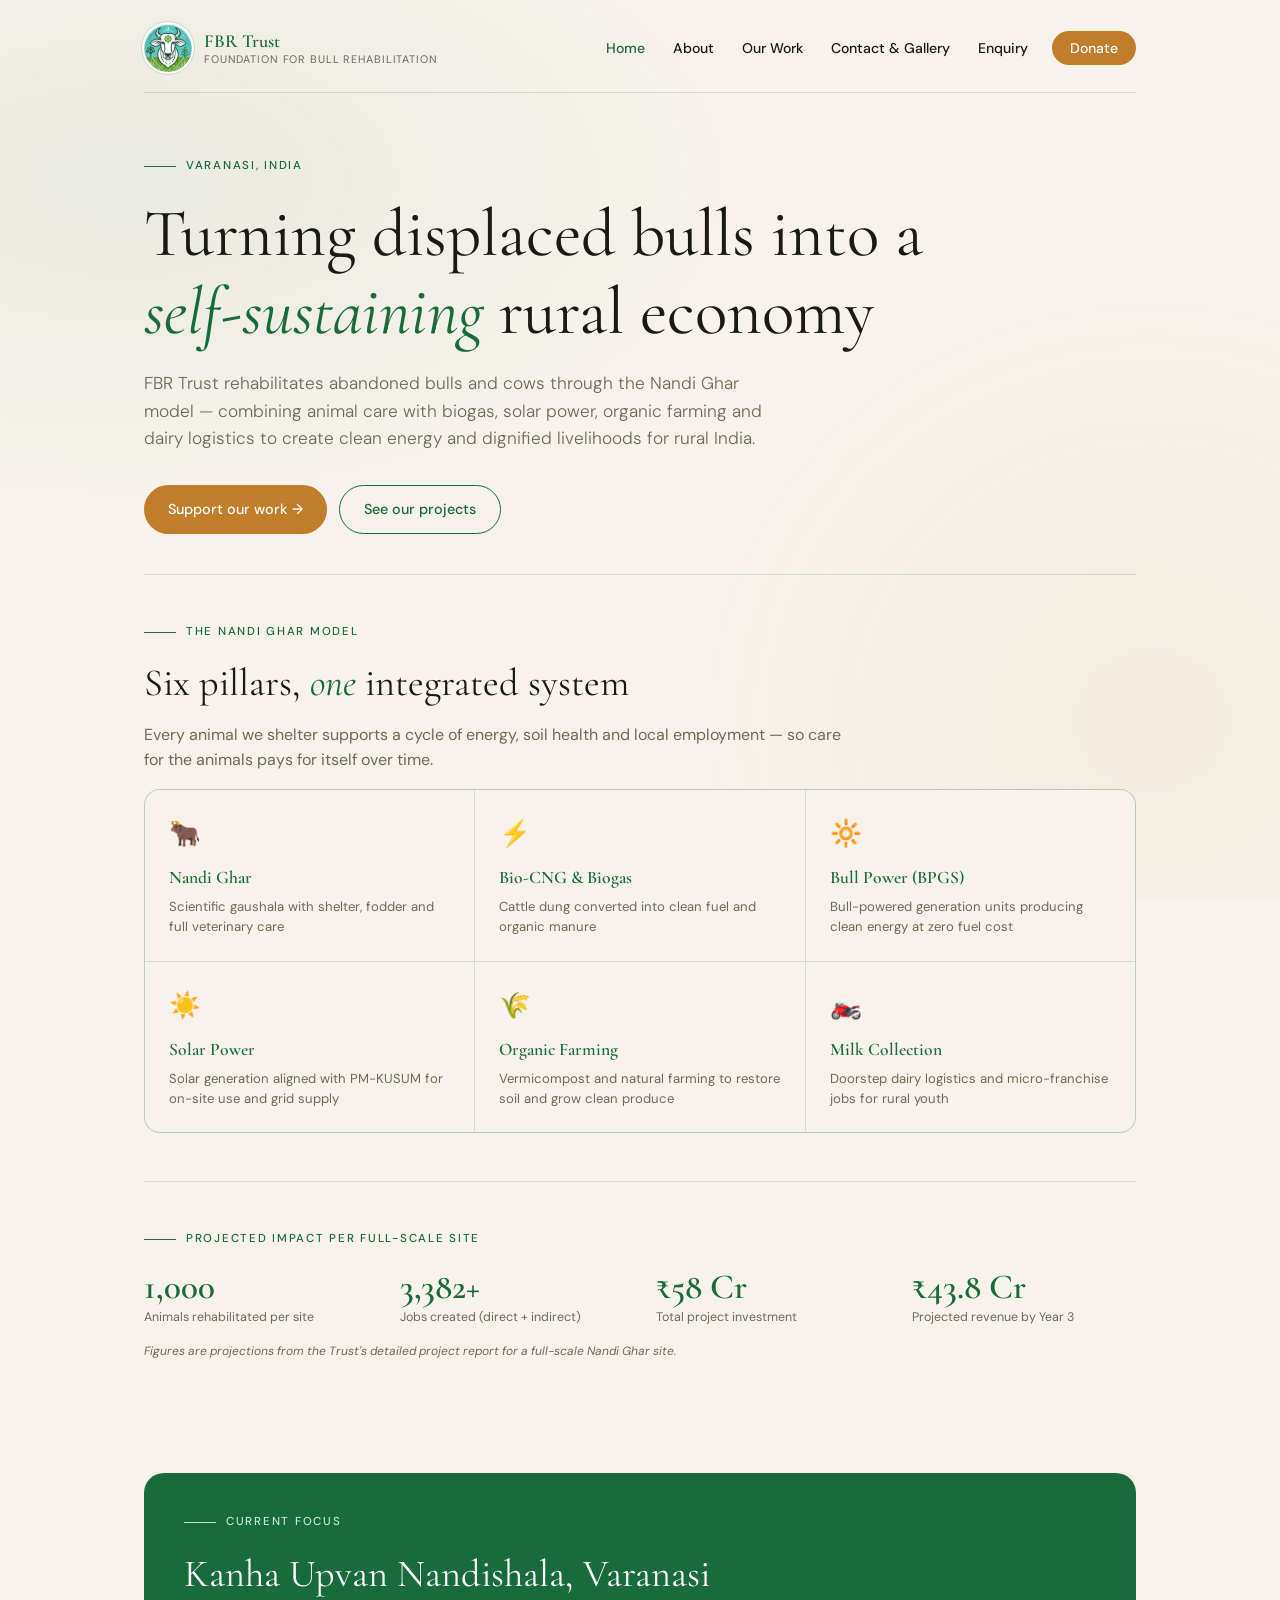
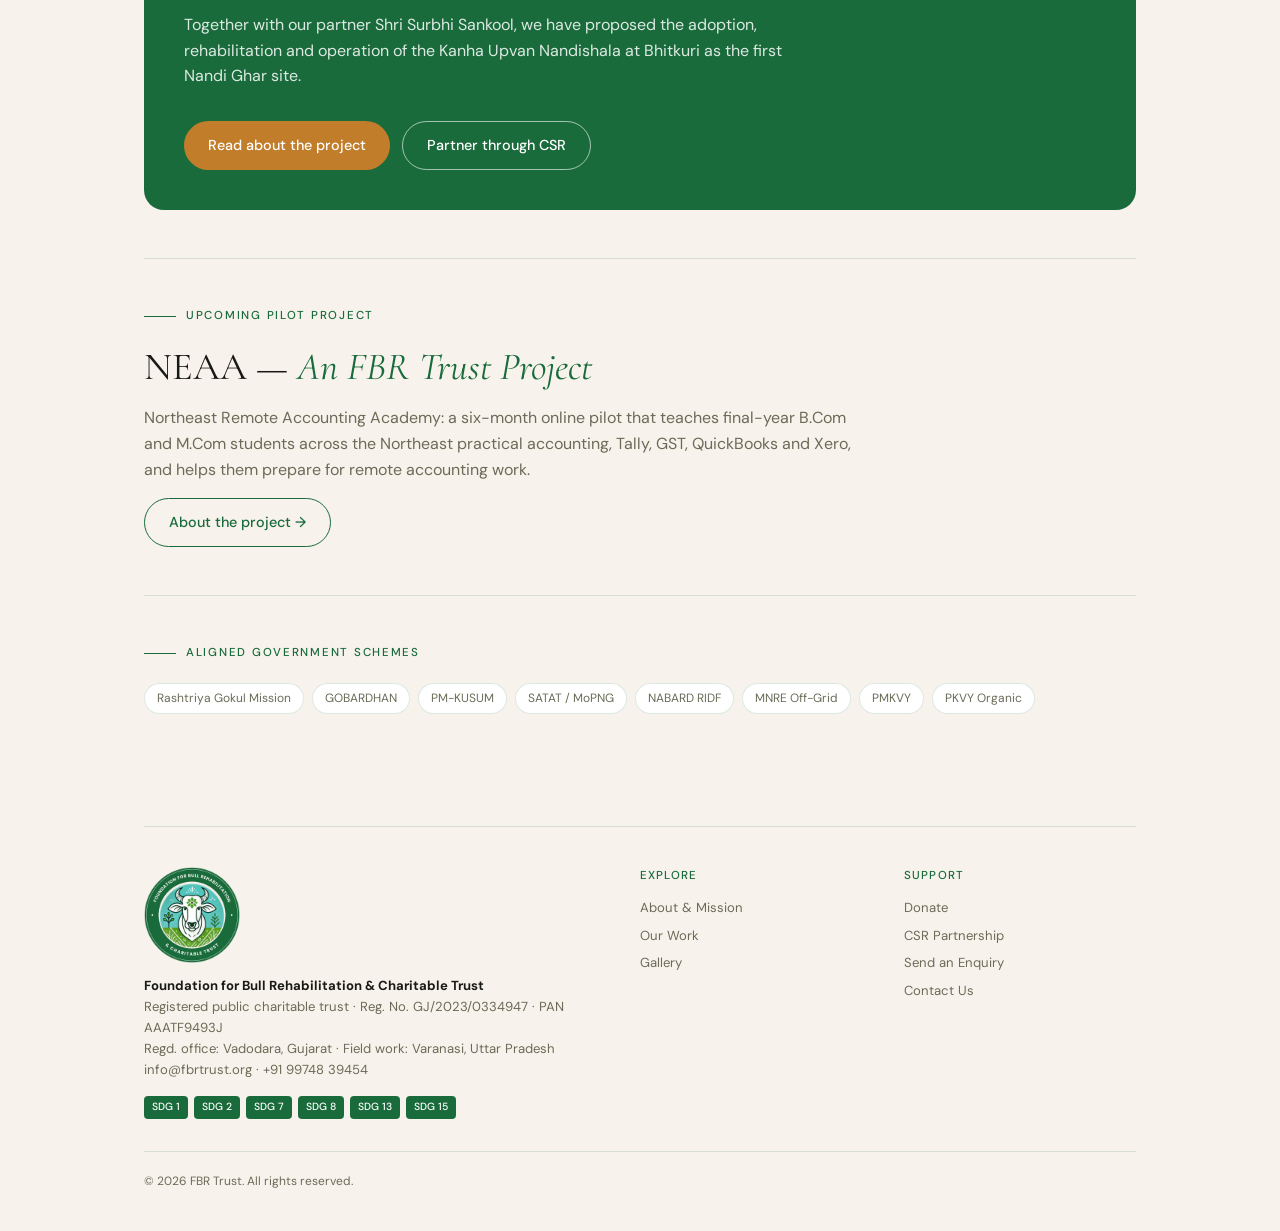
<file: index.html>
<!DOCTYPE html>
<html lang="en">
<head>
<meta charset="UTF-8">
<meta name="viewport" content="width=device-width, initial-scale=1.0">
<title>FBR Trust — Foundation for Bull Rehabilitation</title>
<meta name="description" content="FBR Trust rehabilitates abandoned bulls and cows through the Nandi Ghar model — clean energy, organic farming and rural livelihoods. Varanasi, India.">
<link rel="preconnect" href="https://fonts.googleapis.com">
<link href="https://fonts.googleapis.com/css2?family=Cormorant+Garamond:ital,wght@0,400;0,600;1,400&family=DM+Sans:wght@300;400;500&display=swap" rel="stylesheet">
<link rel="icon" type="image/png" href="images/favicon.png">
<link rel="apple-touch-icon" href="images/apple-touch-icon.png">
<link rel="stylesheet" href="style.css">
<script src="site.js" defer></script>
</head>
<body>
<div class="wrap">
  <div id="site-nav"></div>

  <header class="page-head fade">
    <div class="eyebrow">Varanasi, India</div>
    <h1>Turning displaced bulls into a <em>self-sustaining</em> rural economy</h1>
    <p class="lead">
      FBR Trust rehabilitates abandoned bulls and cows through the Nandi Ghar model — combining animal care with biogas, solar power, organic farming and dairy logistics to create clean energy and dignified livelihoods for rural India.
    </p>
    <div class="btn-row">
      <a href="donate.html" class="btn btn-amber">Support our work →</a>
      <a href="projects.html" class="btn btn-outline">See our projects</a>
    </div>
  </header>

  <section class="block fade">
    <div class="eyebrow">The Nandi Ghar model</div>
    <h2>Six pillars, <em>one</em> integrated system</h2>
    <p>Every animal we shelter supports a cycle of energy, soil health and local employment — so care for the animals pays for itself over time.</p>
    <div class="pillars">
      <div class="pillar"><span class="pillar-icon">🐂</span><div class="pillar-title">Nandi Ghar</div><div class="pillar-desc">Scientific gaushala with shelter, fodder and full veterinary care</div></div>
      <div class="pillar"><span class="pillar-icon">⚡</span><div class="pillar-title">Bio-CNG &amp; Biogas</div><div class="pillar-desc">Cattle dung converted into clean fuel and organic manure</div></div>
      <div class="pillar"><span class="pillar-icon">🔆</span><div class="pillar-title">Bull Power (BPGS)</div><div class="pillar-desc">Bull-powered generation units producing clean energy at zero fuel cost</div></div>
      <div class="pillar"><span class="pillar-icon">☀️</span><div class="pillar-title">Solar Power</div><div class="pillar-desc">Solar generation aligned with PM-KUSUM for on-site use and grid supply</div></div>
      <div class="pillar"><span class="pillar-icon">🌾</span><div class="pillar-title">Organic Farming</div><div class="pillar-desc">Vermicompost and natural farming to restore soil and grow clean produce</div></div>
      <div class="pillar"><span class="pillar-icon">🏍️</span><div class="pillar-title">Milk Collection</div><div class="pillar-desc">Doorstep dairy logistics and micro-franchise jobs for rural youth</div></div>
    </div>
  </section>

  <section class="block fade">
    <div class="eyebrow">Projected impact per full-scale site</div>
    <div class="stats">
      <div><div class="stat-val">1,000</div><div class="stat-label">Animals rehabilitated per site</div></div>
      <div><div class="stat-val">3,382+</div><div class="stat-label">Jobs created (direct + indirect)</div></div>
      <div><div class="stat-val">₹58 Cr</div><div class="stat-label">Total project investment</div></div>
      <div><div class="stat-val">₹43.8 Cr</div><div class="stat-label">Projected revenue by Year 3</div></div>
    </div>
    <p class="note">Figures are projections from the Trust's detailed project report for a full-scale Nandi Ghar site.</p>
  </section>

  <div class="band fade">
    <div class="eyebrow">Current focus</div>
    <h2>Kanha Upvan Nandishala, Varanasi</h2>
    <p>Together with our partner Shri Surbhi Sankool, we have proposed the adoption, rehabilitation and operation of the Kanha Upvan Nandishala at Bhitkuri as the first Nandi Ghar site.</p>
    <div class="btn-row">
      <a href="projects.html#kanha-upvan" class="btn btn-amber">Read about the project</a>
      <a href="donate.html#csr" class="btn btn-outline">Partner through CSR</a>
    </div>
  </div>

  <section class="block fade">
    <div class="eyebrow">Upcoming pilot project</div>
    <h2>NEAA — <em>An FBR Trust Project</em></h2>
    <p>Northeast Remote Accounting Academy: a six-month online pilot that teaches final-year B.Com and M.Com students across the Northeast practical accounting, Tally, GST, QuickBooks and Xero, and helps them prepare for remote accounting work.</p>
    <div class="btn-row" style="margin-top:1rem"><a href="projects.html#neaa" class="btn btn-outline">About the project →</a></div>
  </section>

  <section class="block fade">
    <div class="eyebrow">Aligned government schemes</div>
    <div class="schemes">
      <span class="scheme-tag">Rashtriya Gokul Mission</span>
      <span class="scheme-tag">GOBARDHAN</span>
      <span class="scheme-tag">PM-KUSUM</span>
      <span class="scheme-tag">SATAT / MoPNG</span>
      <span class="scheme-tag">NABARD RIDF</span>
      <span class="scheme-tag">MNRE Off-Grid</span>
      <span class="scheme-tag">PMKVY</span>
      <span class="scheme-tag">PKVY Organic</span>
    </div>
  </section>

  <div id="site-footer"></div>
</div>
</body>
</html>
</file>
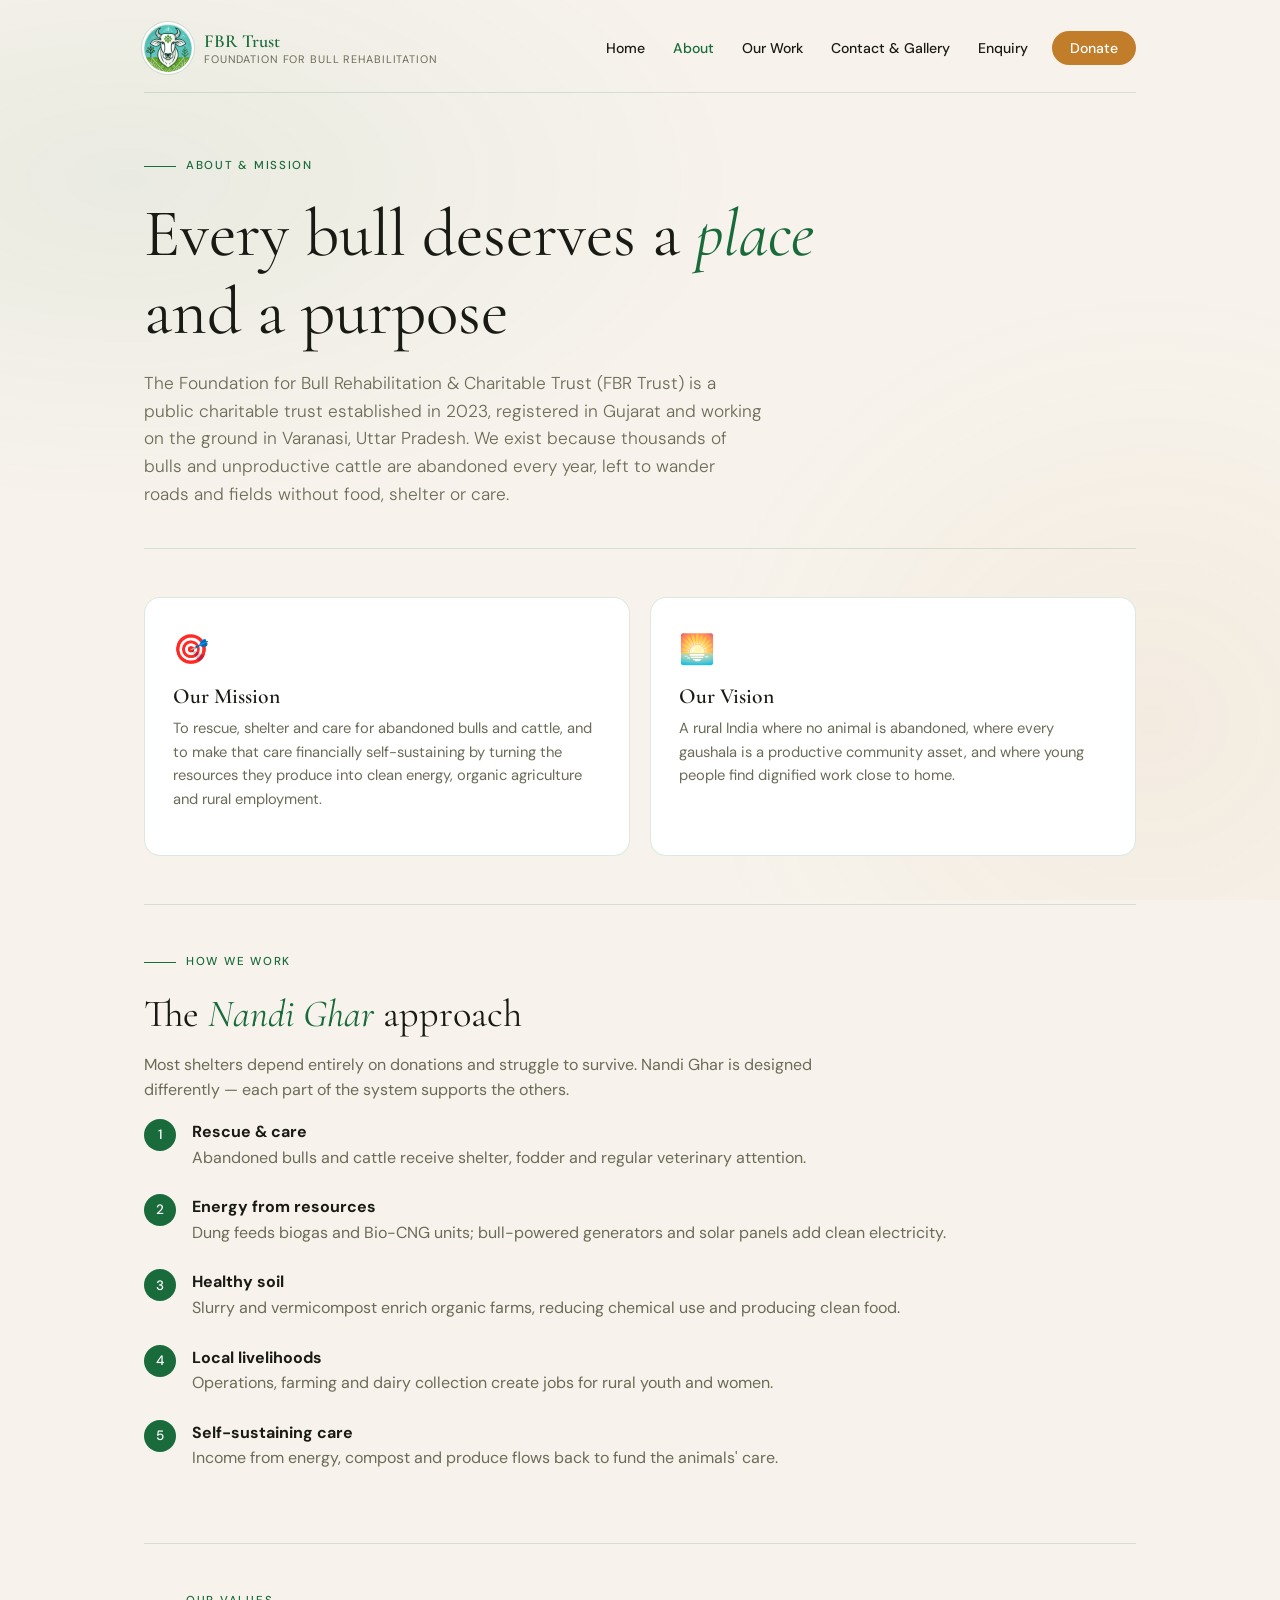
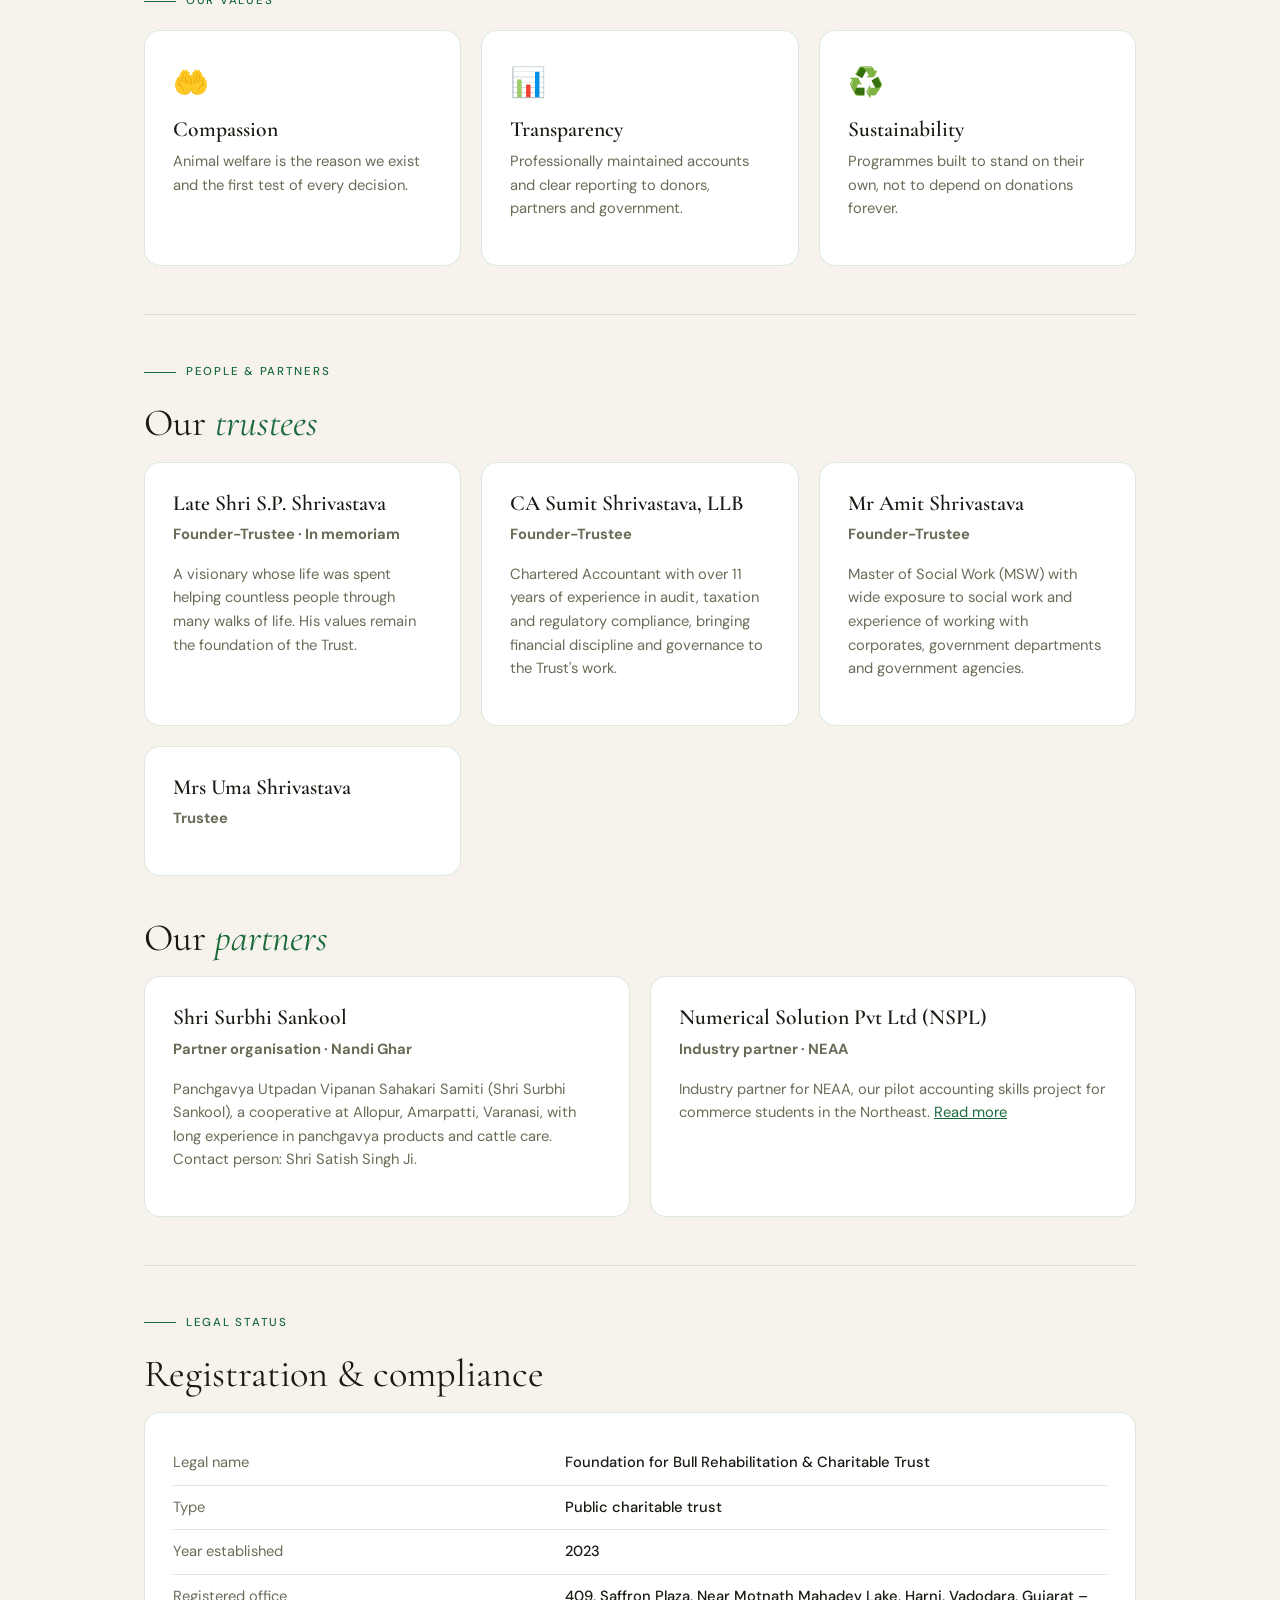
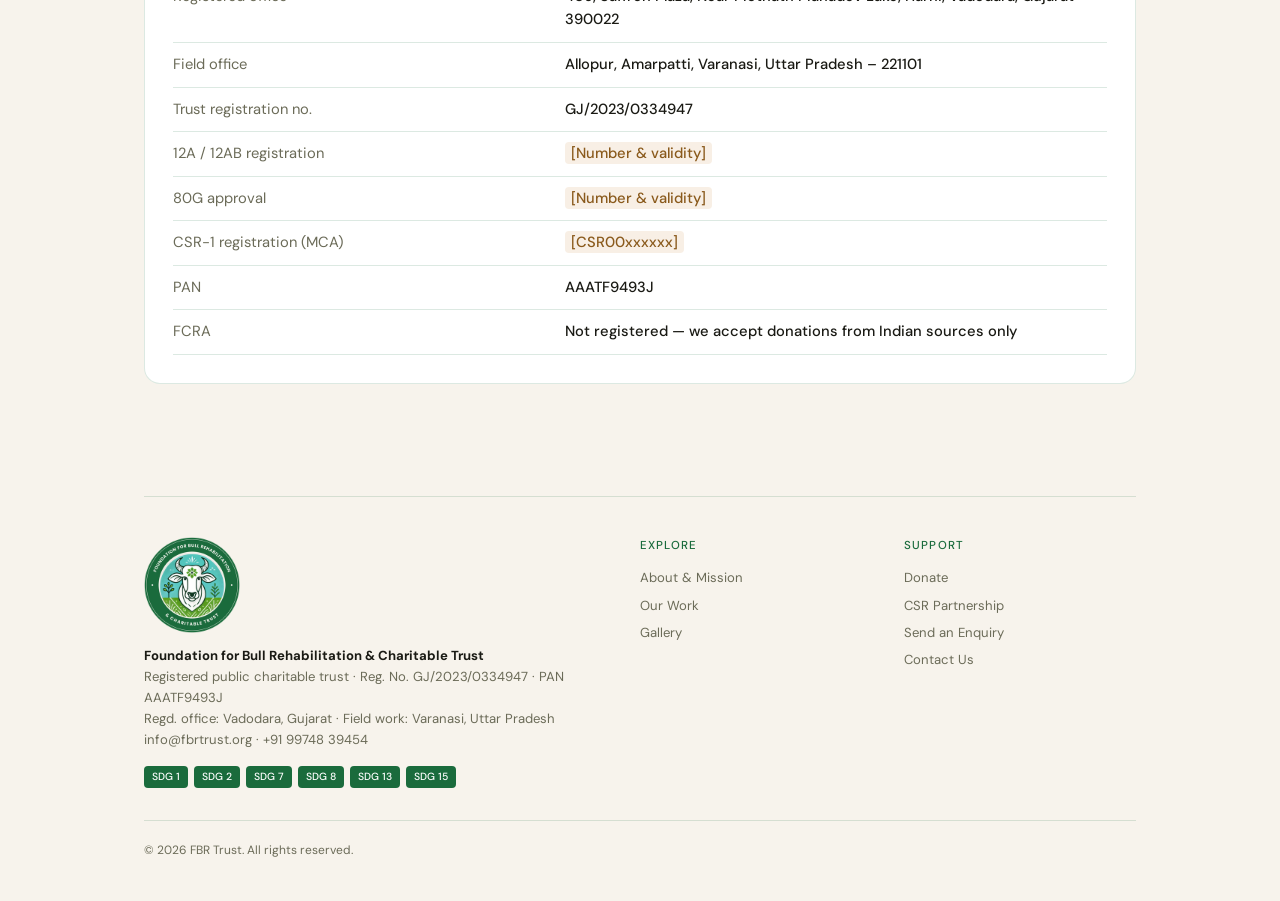
<file: about.html>
<!DOCTYPE html>
<html lang="en">
<head>
<meta charset="UTF-8">
<meta name="viewport" content="width=device-width, initial-scale=1.0">
<title>About &amp; Mission — FBR Trust</title>
<meta name="description" content="Who we are: FBR Trust, a public charitable trust in Varanasi working for bull rehabilitation, clean energy, organic farming and rural livelihoods.">
<link rel="preconnect" href="https://fonts.googleapis.com">
<link href="https://fonts.googleapis.com/css2?family=Cormorant+Garamond:ital,wght@0,400;0,600;1,400&family=DM+Sans:wght@300;400;500&display=swap" rel="stylesheet">
<link rel="icon" type="image/png" href="images/favicon.png">
<link rel="apple-touch-icon" href="images/apple-touch-icon.png">
<link rel="stylesheet" href="style.css">
<script src="site.js" defer></script>
</head>
<body>
<div class="wrap">
  <div id="site-nav"></div>

  <header class="page-head fade">
    <div class="eyebrow">About &amp; Mission</div>
    <h1>Every bull deserves a <em>place</em> and a purpose</h1>
    <p class="lead">
      The Foundation for Bull Rehabilitation &amp; Charitable Trust (FBR Trust) is a public charitable trust established in 2023, registered in Gujarat and working on the ground in Varanasi, Uttar Pradesh. We exist because thousands of bulls and unproductive cattle are abandoned every year, left to wander roads and fields without food, shelter or care.
    </p>
  </header>

  <section class="block fade">
    <div class="grid grid-2">
      <div class="card">
        <span class="icon">🎯</span>
        <h3>Our Mission</h3>
        <p>To rescue, shelter and care for abandoned bulls and cattle, and to make that care financially self-sustaining by turning the resources they produce into clean energy, organic agriculture and rural employment.</p>
      </div>
      <div class="card">
        <span class="icon">🌅</span>
        <h3>Our Vision</h3>
        <p>A rural India where no animal is abandoned, where every gaushala is a productive community asset, and where young people find dignified work close to home.</p>
      </div>
    </div>
  </section>

  <section class="block fade">
    <div class="eyebrow">How we work</div>
    <h2>The <em>Nandi Ghar</em> approach</h2>
    <p>Most shelters depend entirely on donations and struggle to survive. Nandi Ghar is designed differently — each part of the system supports the others.</p>
    <ol class="steps">
      <li><strong>Rescue &amp; care</strong>Abandoned bulls and cattle receive shelter, fodder and regular veterinary attention.</li>
      <li><strong>Energy from resources</strong>Dung feeds biogas and Bio-CNG units; bull-powered generators and solar panels add clean electricity.</li>
      <li><strong>Healthy soil</strong>Slurry and vermicompost enrich organic farms, reducing chemical use and producing clean food.</li>
      <li><strong>Local livelihoods</strong>Operations, farming and dairy collection create jobs for rural youth and women.</li>
      <li><strong>Self-sustaining care</strong>Income from energy, compost and produce flows back to fund the animals' care.</li>
    </ol>
  </section>

  <section class="block fade">
    <div class="eyebrow">Our values</div>
    <div class="grid grid-3">
      <div class="card"><span class="icon">🤲</span><h3>Compassion</h3><p>Animal welfare is the reason we exist and the first test of every decision.</p></div>
      <div class="card"><span class="icon">📊</span><h3>Transparency</h3><p>Professionally maintained accounts and clear reporting to donors, partners and government.</p></div>
      <div class="card"><span class="icon">♻️</span><h3>Sustainability</h3><p>Programmes built to stand on their own, not to depend on donations forever.</p></div>
    </div>
  </section>

  <section class="block fade">
    <div class="eyebrow">People &amp; partners</div>
    <h2>Our <em>trustees</em></h2>
    <div class="grid grid-2">
      <div class="card">
        <h3>Late Shri S.P. Shrivastava</h3>
        <p><strong>Founder-Trustee · In memoriam</strong></p>
        <p>A visionary whose life was spent helping countless people through many walks of life. His values remain the foundation of the Trust.</p>
      </div>
      <div class="card">
        <h3>CA Sumit Shrivastava, LLB</h3>
        <p><strong>Founder-Trustee</strong></p>
        <p>Chartered Accountant with over 11 years of experience in audit, taxation and regulatory compliance, bringing financial discipline and governance to the Trust's work.</p>
      </div>
      <div class="card">
        <h3>Mr Amit Shrivastava</h3>
        <p><strong>Founder-Trustee</strong></p>
        <p>Master of Social Work (MSW) with wide exposure to social work and experience of working with corporates, government departments and government agencies.</p>
      </div>
      <div class="card">
        <h3>Mrs Uma Shrivastava</h3>
        <p><strong>Trustee</strong></p>
      </div>
    </div>
    <h2 style="margin-top:2.5rem">Our <em>partners</em></h2>
    <div class="grid grid-2">
      <div class="card">
        <h3>Shri Surbhi Sankool</h3>
        <p><strong>Partner organisation · Nandi Ghar</strong></p>
        <p>Panchgavya Utpadan Vipanan Sahakari Samiti (Shri Surbhi Sankool), a cooperative at Allopur, Amarpatti, Varanasi, with long experience in panchgavya products and cattle care. Contact person: Shri Satish Singh Ji.</p>
      </div>
      <div class="card">
        <h3>Numerical Solution Pvt Ltd (NSPL)</h3>
        <p><strong>Industry partner · NEAA</strong></p>
        <p>Industry partner for NEAA, our pilot accounting skills project for commerce students in the Northeast. <a href="projects.html#neaa">Read more</a></p>
      </div>
    </div>
  </section>

  <section class="block fade">
    <div class="eyebrow">Legal status</div>
    <h2>Registration &amp; compliance</h2>
    <div class="card">
      <table class="details">
        <tr><th>Legal name</th><td>Foundation for Bull Rehabilitation &amp; Charitable Trust</td></tr>
        <tr><th>Type</th><td>Public charitable trust</td></tr>
        <tr><th>Year established</th><td>2023</td></tr>
        <tr><th>Registered office</th><td>409, Saffron Plaza, Near Motnath Mahadev Lake, Harni, Vadodara, Gujarat – 390022</td></tr>
        <tr><th>Field office</th><td>Allopur, Amarpatti, Varanasi, Uttar Pradesh – 221101</td></tr>
        <tr><th>Trust registration no.</th><td>GJ/2023/0334947</td></tr>
        <tr><th>12A / 12AB registration</th><td><span class="placeholder">[Number &amp; validity]</span></td></tr>
        <tr><th>80G approval</th><td><span class="placeholder">[Number &amp; validity]</span></td></tr>
        <tr><th>CSR-1 registration (MCA)</th><td><span class="placeholder">[CSR00xxxxxx]</span></td></tr>
        <tr><th>PAN</th><td>AAATF9493J</td></tr>
        <tr><th>FCRA</th><td>Not registered — we accept donations from Indian sources only</td></tr>
      </table>
    </div>
  </section>

  <div id="site-footer"></div>
</div>
</body>
</html>
</file>
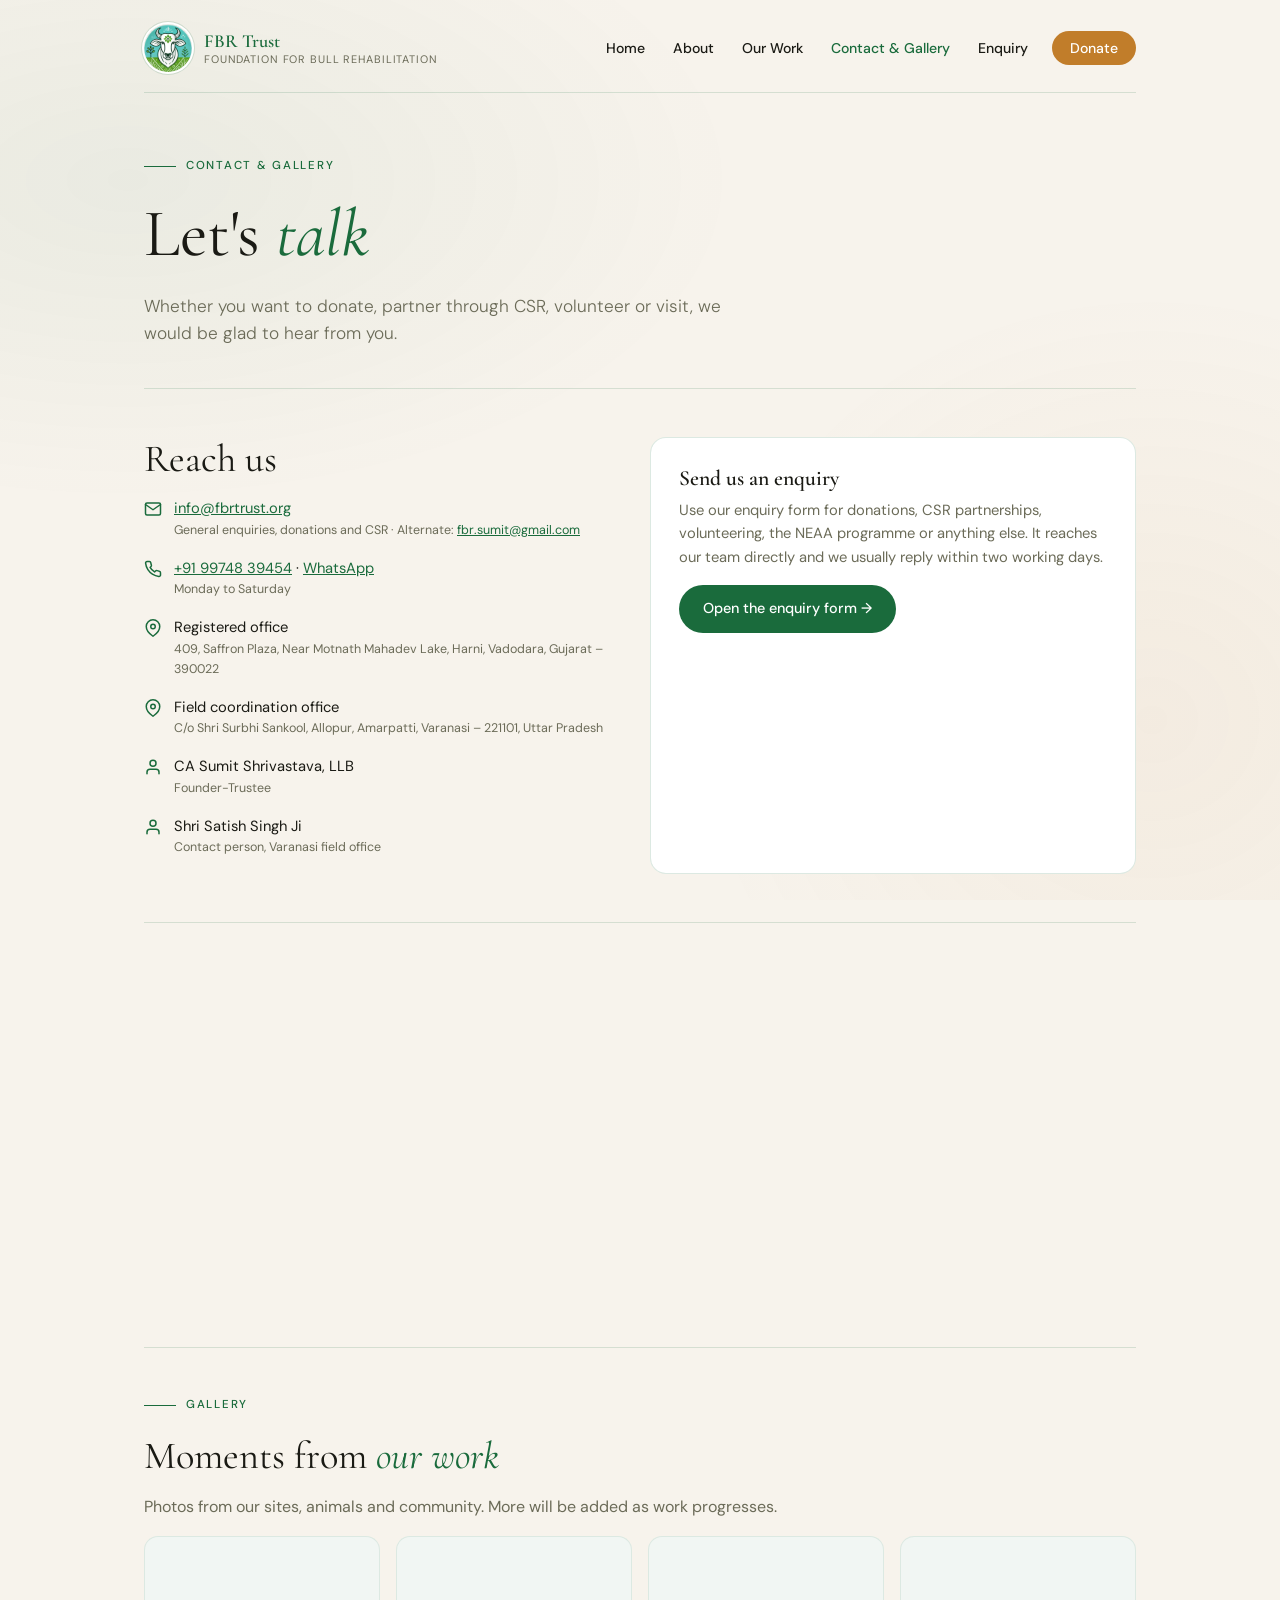
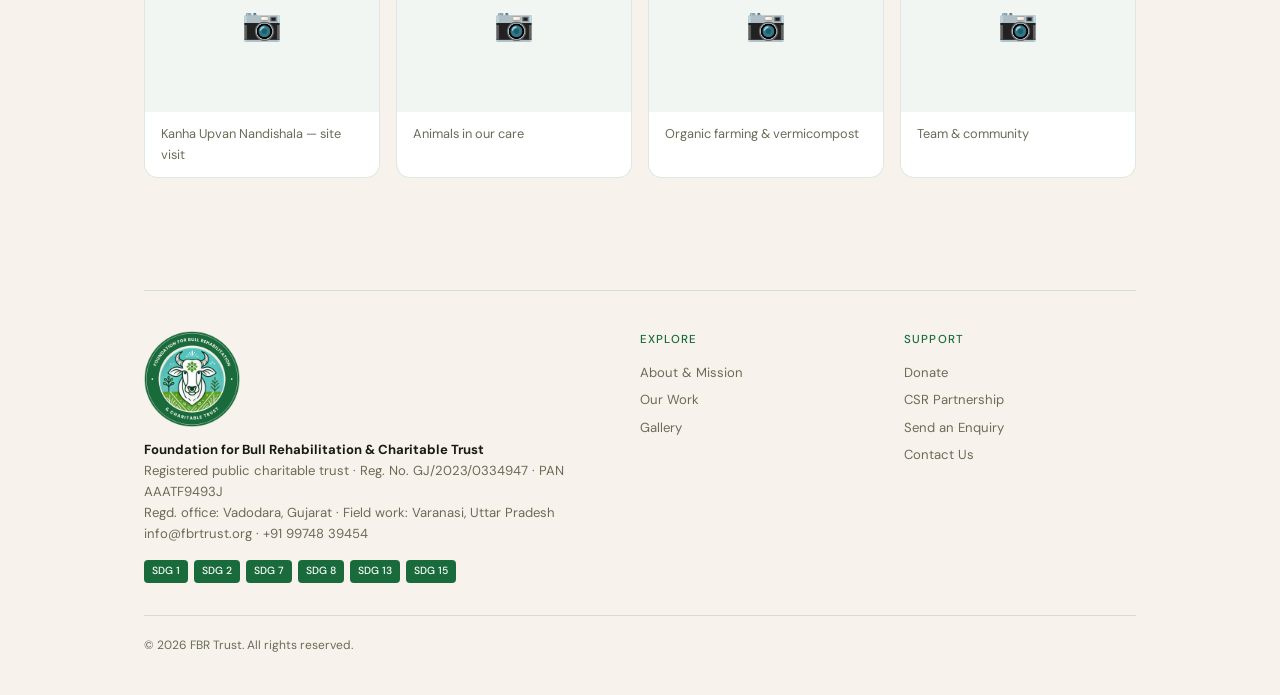
<file: contact.html>
<!DOCTYPE html>
<html lang="en">
<head>
<meta charset="UTF-8">
<meta name="viewport" content="width=device-width, initial-scale=1.0">
<title>Contact &amp; Gallery — FBR Trust</title>
<meta name="description" content="Contact FBR Trust in Varanasi and see photos from our work.">
<link rel="preconnect" href="https://fonts.googleapis.com">
<link href="https://fonts.googleapis.com/css2?family=Cormorant+Garamond:ital,wght@0,400;0,600;1,400&family=DM+Sans:wght@300;400;500&display=swap" rel="stylesheet">
<link rel="icon" type="image/png" href="images/favicon.png">
<link rel="apple-touch-icon" href="images/apple-touch-icon.png">
<link rel="stylesheet" href="style.css">
<script src="site.js" defer></script>
</head>
<body>
<div class="wrap">
  <div id="site-nav"></div>

  <header class="page-head fade">
    <div class="eyebrow">Contact &amp; Gallery</div>
    <h1>Let's <em>talk</em></h1>
    <p class="lead">Whether you want to donate, partner through CSR, volunteer or visit, we would be glad to hear from you.</p>
  </header>

  <section class="block fade">
    <div class="grid grid-2">
      <div>
        <h2>Reach us</h2>
        <div class="contact-item">
          <svg viewBox="0 0 24 24" fill="none" stroke="currentColor" stroke-width="2" stroke-linecap="round" stroke-linejoin="round"><path d="M4 4h16c1.1 0 2 .9 2 2v12c0 1.1-.9 2-2 2H4c-1.1 0-2-.9-2-2V6c0-1.1.9-2 2-2z"/><polyline points="22,6 12,13 2,6"/></svg>
          <div><a href="mailto:info@fbrtrust.org">info@fbrtrust.org</a><small>General enquiries, donations and CSR · Alternate: <a href="mailto:fbr.sumit@gmail.com">fbr.sumit@gmail.com</a></small></div>
        </div>
        <div class="contact-item">
          <svg viewBox="0 0 24 24" fill="none" stroke="currentColor" stroke-width="2" stroke-linecap="round" stroke-linejoin="round"><path d="M22 16.92v3a2 2 0 0 1-2.18 2 19.8 19.8 0 0 1-8.63-3.07 19.5 19.5 0 0 1-6-6A19.8 19.8 0 0 1 2.12 4.18 2 2 0 0 1 4.11 2h3a2 2 0 0 1 2 1.72c.13.96.36 1.9.7 2.81a2 2 0 0 1-.45 2.11L8.09 9.91a16 16 0 0 0 6 6l1.27-1.27a2 2 0 0 1 2.11-.45c.91.34 1.85.57 2.81.7A2 2 0 0 1 22 16.92z"/></svg>
          <div><a href="tel:+919974839454">+91 99748 39454</a> · <a href="https://wa.me/919974839454">WhatsApp</a><small>Monday to Saturday</small></div>
        </div>
        <div class="contact-item">
          <svg viewBox="0 0 24 24" fill="none" stroke="currentColor" stroke-width="2" stroke-linecap="round" stroke-linejoin="round"><path d="M21 10c0 7-9 13-9 13s-9-6-9-13a9 9 0 0 1 18 0z"/><circle cx="12" cy="10" r="3"/></svg>
          <div>Registered office<small>409, Saffron Plaza, Near Motnath Mahadev Lake, Harni, Vadodara, Gujarat – 390022</small></div>
        </div>
        <div class="contact-item">
          <svg viewBox="0 0 24 24" fill="none" stroke="currentColor" stroke-width="2" stroke-linecap="round" stroke-linejoin="round"><path d="M21 10c0 7-9 13-9 13s-9-6-9-13a9 9 0 0 1 18 0z"/><circle cx="12" cy="10" r="3"/></svg>
          <div>Field coordination office<small>C/o Shri Surbhi Sankool, Allopur, Amarpatti, Varanasi – 221101, Uttar Pradesh</small></div>
        </div>
        <div class="contact-item">
          <svg viewBox="0 0 24 24" fill="none" stroke="currentColor" stroke-width="2" stroke-linecap="round" stroke-linejoin="round"><path d="M20 21v-2a4 4 0 0 0-4-4H8a4 4 0 0 0-4 4v2"/><circle cx="12" cy="7" r="4"/></svg>
          <div>CA Sumit Shrivastava, LLB<small>Founder-Trustee</small></div>
        </div>
        <div class="contact-item">
          <svg viewBox="0 0 24 24" fill="none" stroke="currentColor" stroke-width="2" stroke-linecap="round" stroke-linejoin="round"><path d="M20 21v-2a4 4 0 0 0-4-4H8a4 4 0 0 0-4 4v2"/><circle cx="12" cy="7" r="4"/></svg>
          <div>Shri Satish Singh Ji<small>Contact person, Varanasi field office</small></div>
        </div>
      </div>

      <div class="card">
        <h3>Send us an enquiry</h3>
        <p>Use our enquiry form for donations, CSR partnerships, volunteering, the NEAA programme or anything else. It reaches our team directly and we usually reply within two working days.</p>
        <div class="btn-row" style="margin-top:1rem"><a href="enquiry.html" class="btn btn-green">Open the enquiry form →</a></div>
      </div>
    </div>
  </section>

  <section class="block fade">
    <iframe class="map-frame" title="Map of Varanasi" loading="lazy"
      src="https://www.google.com/maps?q=Amarpatti,+Varanasi,+Uttar+Pradesh+221101&output=embed"></iframe>
  </section>

  <section class="block fade" id="gallery">
    <div class="eyebrow">Gallery</div>
    <h2>Moments from <em>our work</em></h2>
    <p>Photos from our sites, animals and community. More will be added as work progresses.</p>

    <!--
      HOW TO ADD PHOTOS
      1. In your GitHub repo, create a folder named "images" and upload your photos
         (JPG, under 500 KB each works best).
      2. Copy one <figure> block below for each photo and change the file name and caption.
      3. Delete the placeholder blocks with the 📷 icon.

      <figure>
        <img src="images/your-photo.jpg" alt="Short description of the photo" loading="lazy">
        <figcaption>Your caption here</figcaption>
      </figure>
    -->
    <div class="gallery">
      <figure><div class="empty">📷</div><figcaption>Kanha Upvan Nandishala — site visit</figcaption></figure>
      <figure><div class="empty">📷</div><figcaption>Animals in our care</figcaption></figure>
      <figure><div class="empty">📷</div><figcaption>Organic farming &amp; vermicompost</figcaption></figure>
      <figure><div class="empty">📷</div><figcaption>Team &amp; community</figcaption></figure>
    </div>
  </section>

  <div id="site-footer"></div>
</div>

</body>
</html>
</file>
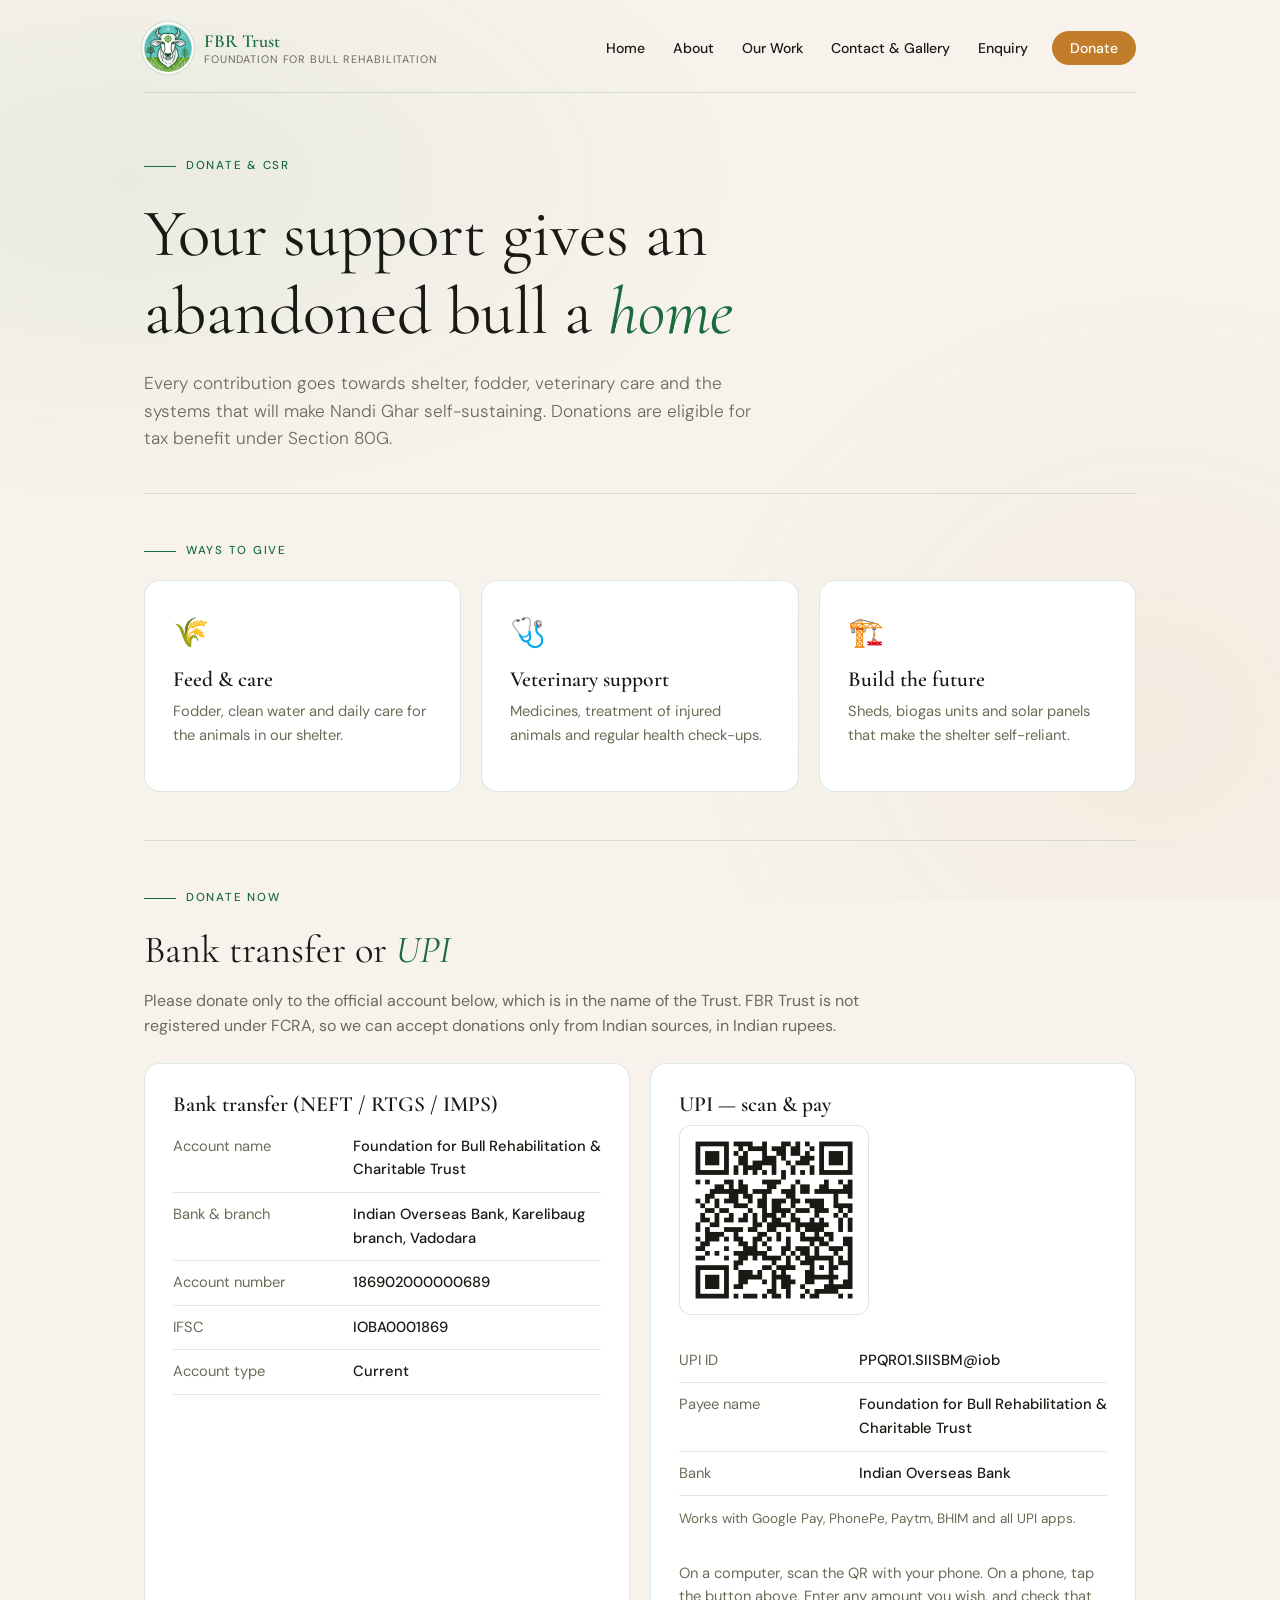
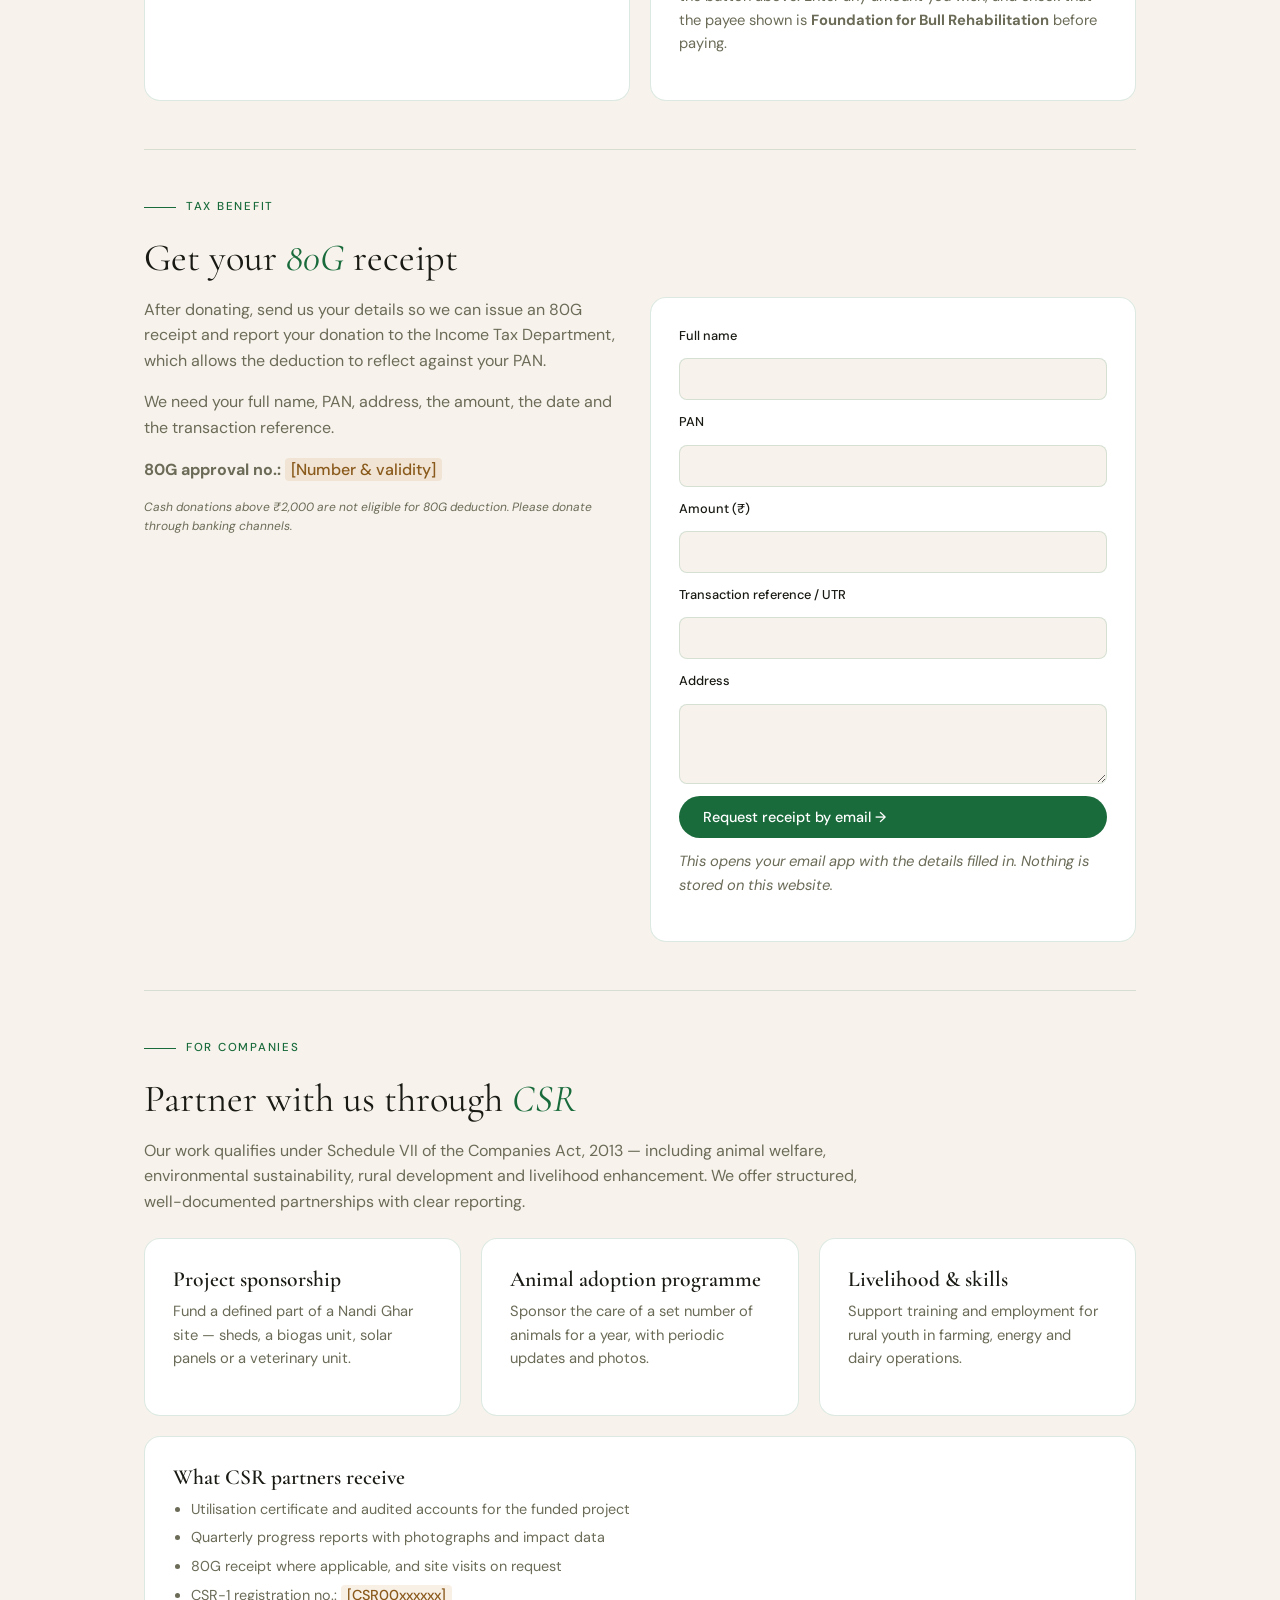
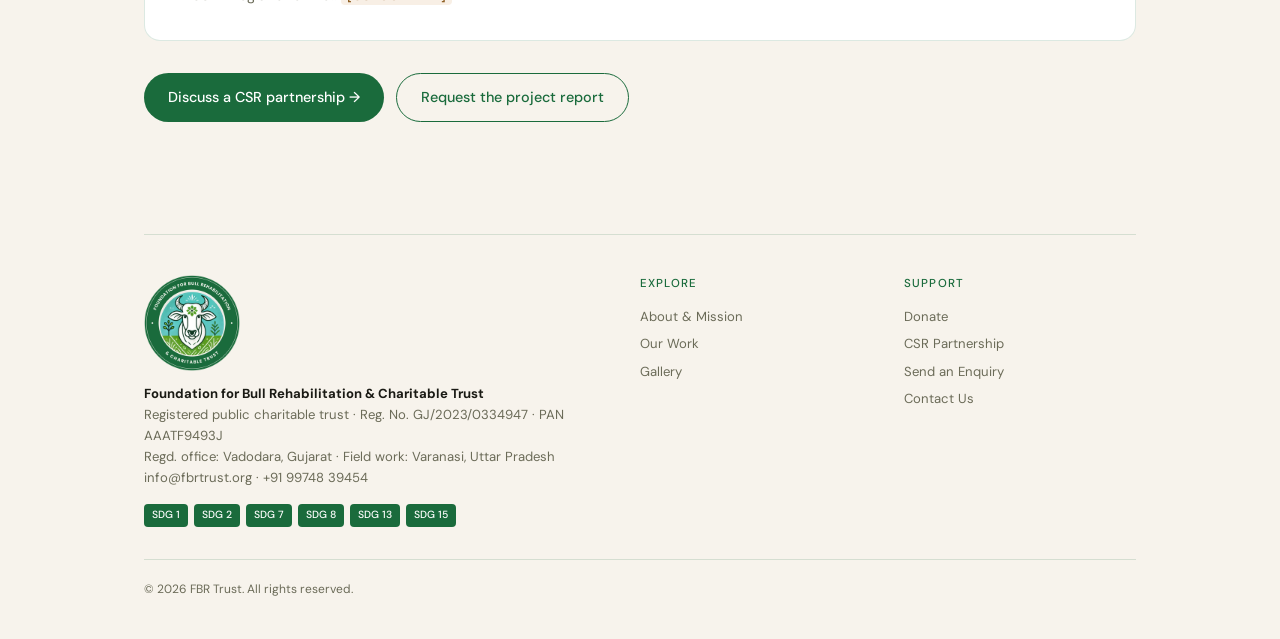
<file: donate.html>
<!DOCTYPE html>
<html lang="en">
<head>
<meta charset="UTF-8">
<meta name="viewport" content="width=device-width, initial-scale=1.0">
<title>Donate &amp; CSR — FBR Trust</title>
<meta name="description" content="Donate to FBR Trust or partner with us through CSR to support bull rehabilitation, clean energy and rural livelihoods in Varanasi.">
<link rel="preconnect" href="https://fonts.googleapis.com">
<link href="https://fonts.googleapis.com/css2?family=Cormorant+Garamond:ital,wght@0,400;0,600;1,400&family=DM+Sans:wght@300;400;500&display=swap" rel="stylesheet">
<link rel="icon" type="image/png" href="images/favicon.png">
<link rel="apple-touch-icon" href="images/apple-touch-icon.png">
<link rel="stylesheet" href="style.css">
<script src="site.js" defer></script>
</head>
<body>
<div class="wrap">
  <div id="site-nav"></div>

  <header class="page-head fade">
    <div class="eyebrow">Donate &amp; CSR</div>
    <h1>Your support gives an abandoned bull a <em>home</em></h1>
    <p class="lead">Every contribution goes towards shelter, fodder, veterinary care and the systems that will make Nandi Ghar self-sustaining. Donations are eligible for tax benefit under Section 80G.</p>
  </header>

  <section class="block fade">
    <div class="eyebrow">Ways to give</div>
    <div class="grid grid-3">
      <div class="card"><span class="icon">🌾</span><h3>Feed &amp; care</h3><p>Fodder, clean water and daily care for the animals in our shelter.</p></div>
      <div class="card"><span class="icon">🩺</span><h3>Veterinary support</h3><p>Medicines, treatment of injured animals and regular health check-ups.</p></div>
      <div class="card"><span class="icon">🏗️</span><h3>Build the future</h3><p>Sheds, biogas units and solar panels that make the shelter self-reliant.</p></div>
    </div>
  </section>

  <section class="block fade" id="donate-now">
    <div class="eyebrow">Donate now</div>
    <h2>Bank transfer or <em>UPI</em></h2>
    <p>Please donate only to the official account below, which is in the name of the Trust. FBR Trust is not registered under FCRA, so we can accept donations only from Indian sources, in Indian rupees.</p>
    <div class="grid grid-2" style="margin-top:1.5rem">
      <div class="card">
        <h3>Bank transfer (NEFT / RTGS / IMPS)</h3>
        <table class="details">
          <tr><th>Account name</th><td>Foundation for Bull Rehabilitation &amp; Charitable Trust</td></tr>
          <tr><th>Bank &amp; branch</th><td>Indian Overseas Bank, Karelibaug branch, Vadodara</td></tr>
          <tr><th>Account number</th><td>186902000000689</td></tr>
          <tr><th>IFSC</th><td>IOBA0001869</td></tr>
          <tr><th>Account type</th><td>Current</td></tr>
        </table>
      </div>
      <div class="card">
        <h3>UPI — scan &amp; pay</h3>
        <div class="upi-wrap">
          <img class="upi-qr" src="images/upi-qr.png" alt="UPI QR code for donations to FBR Trust" width="190" height="190">
          <div>
            <table class="details">
              <tr><th>UPI ID</th><td>PPQR01.SIISBM@iob</td></tr>
              <tr><th>Payee name</th><td>Foundation for Bull Rehabilitation &amp; Charitable Trust</td></tr>
              <tr><th>Bank</th><td>Indian Overseas Bank</td></tr>
            </table>
            <p style="margin-top:0.75rem;font-size:0.85rem">Works with Google Pay, PhonePe, Paytm, BHIM and all UPI apps.</p>
          </div>
        </div>
        <a class="btn btn-amber upi-mobile" style="margin-top:1rem" href="upi://pay?pa=PPQR01.SIISBM@iob&amp;pn=PPQR01.SIISBM&amp;cu=INR">Pay with a UPI app →</a>
        <p style="margin-top:1rem">On a computer, scan the QR with your phone. On a phone, tap the button above. Enter any amount you wish, and check that the payee shown is <strong>Foundation for Bull Rehabilitation</strong> before paying.</p>
      </div>
    </div>
  </section>

  <section class="block fade" id="receipt">
    <div class="eyebrow">Tax benefit</div>
    <h2>Get your <em>80G</em> receipt</h2>
    <div class="grid grid-2">
      <div>
        <p>After donating, send us your details so we can issue an 80G receipt and report your donation to the Income Tax Department, which allows the deduction to reflect against your PAN.</p>
        <p>We need your full name, PAN, address, the amount, the date and the transaction reference.</p>
        <p><strong>80G approval no.:</strong> <span class="placeholder">[Number &amp; validity]</span></p>
        <p class="note">Cash donations above ₹2,000 are not eligible for 80G deduction. Please donate through banking channels.</p>
      </div>
      <div class="card">
        <form class="form" id="receiptForm">
          <label for="r-name">Full name</label>
          <input id="r-name" required>
          <label for="r-pan">PAN</label>
          <input id="r-pan" maxlength="10" style="text-transform:uppercase" required>
          <label for="r-amount">Amount (₹)</label>
          <input id="r-amount" type="number" min="1" required>
          <label for="r-ref">Transaction reference / UTR</label>
          <input id="r-ref" required>
          <label for="r-addr">Address</label>
          <textarea id="r-addr" style="min-height:80px"></textarea>
          <button type="submit" class="btn btn-green">Request receipt by email →</button>
          <p class="note" style="margin-top:0">This opens your email app with the details filled in. Nothing is stored on this website.</p>
        </form>
      </div>
    </div>
  </section>

  <section class="block fade" id="csr">
    <div class="eyebrow">For companies</div>
    <h2>Partner with us through <em>CSR</em></h2>
    <p>Our work qualifies under Schedule VII of the Companies Act, 2013 — including animal welfare, environmental sustainability, rural development and livelihood enhancement. We offer structured, well-documented partnerships with clear reporting.</p>
    <div class="grid grid-3" style="margin-top:1.5rem">
      <div class="card"><h3>Project sponsorship</h3><p>Fund a defined part of a Nandi Ghar site — sheds, a biogas unit, solar panels or a veterinary unit.</p></div>
      <div class="card"><h3>Animal adoption programme</h3><p>Sponsor the care of a set number of animals for a year, with periodic updates and photos.</p></div>
      <div class="card"><h3>Livelihood &amp; skills</h3><p>Support training and employment for rural youth in farming, energy and dairy operations.</p></div>
    </div>
    <div class="card" style="margin-top:1.25rem">
      <h3>What CSR partners receive</h3>
      <ul>
        <li>Utilisation certificate and audited accounts for the funded project</li>
        <li>Quarterly progress reports with photographs and impact data</li>
        <li>80G receipt where applicable, and site visits on request</li>
        <li>CSR-1 registration no.: <span class="placeholder">[CSR00xxxxxx]</span></li>
      </ul>
    </div>
    <div class="btn-row">
      <a href="enquiry.html?topic=csr" class="btn btn-green">Discuss a CSR partnership →</a>
      <a href="enquiry.html?topic=csr" class="btn btn-outline">Request the project report</a>
    </div>
  </section>

  <div id="site-footer"></div>
</div>

<script>
document.getElementById('receiptForm').addEventListener('submit', function (e) {
  e.preventDefault();
  const v = id => document.getElementById(id).value.trim();
  const subject = encodeURIComponent('80G receipt request — ' + v('r-name'));
  const body = encodeURIComponent(
    'Name: ' + v('r-name') + '\nPAN: ' + v('r-pan').toUpperCase() +
    '\nAmount: Rs ' + v('r-amount') + '\nTransaction ref: ' + v('r-ref') +
    '\nAddress: ' + v('r-addr')
  );
  window.location.href = 'mailto:info@fbrtrust.org?subject=' + subject + '&body=' + body;
});
</script>
</body>
</html>
</file>
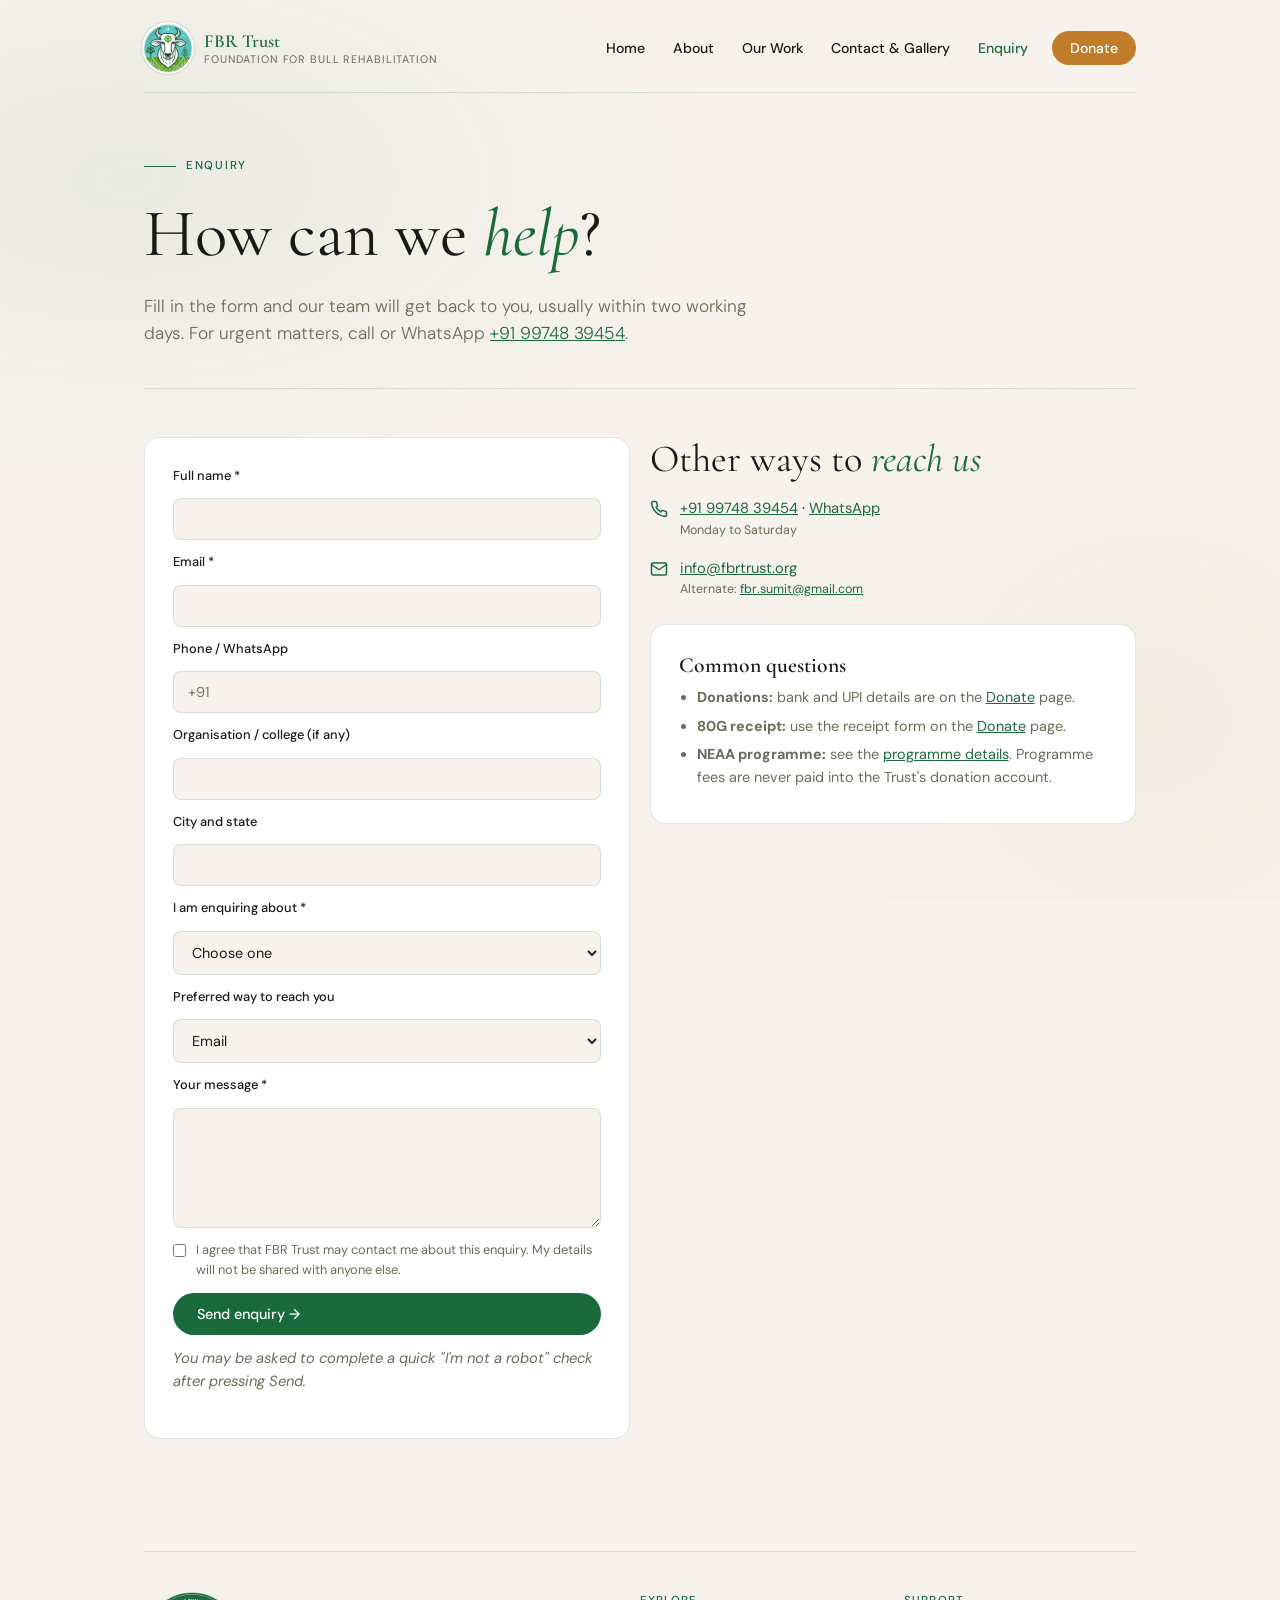
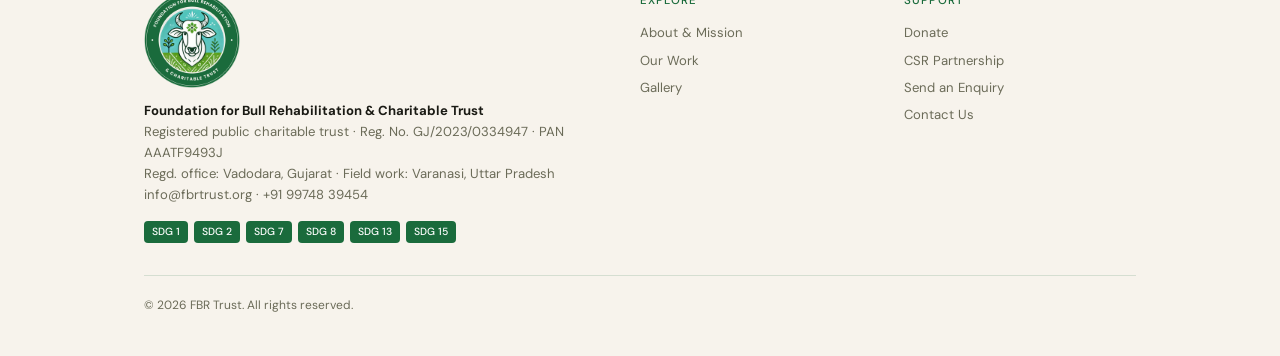
<file: enquiry.html>
<!DOCTYPE html>
<html lang="en">
<head>
<meta charset="UTF-8">
<meta name="viewport" content="width=device-width, initial-scale=1.0">
<title>Enquiry — FBR Trust</title>
<meta name="description" content="Send an enquiry to FBR Trust about donations, CSR partnership, volunteering, the Northeast Remote Accounting Academy or our projects.">
<link rel="preconnect" href="https://fonts.googleapis.com">
<link href="https://fonts.googleapis.com/css2?family=Cormorant+Garamond:ital,wght@0,400;0,600;1,400&family=DM+Sans:wght@300;400;500&display=swap" rel="stylesheet">
<link rel="icon" type="image/png" href="images/favicon.png">
<link rel="apple-touch-icon" href="images/apple-touch-icon.png">
<link rel="stylesheet" href="style.css">
<script src="site.js" defer></script>
</head>
<body>
<div class="wrap">
  <div id="site-nav"></div>

  <header class="page-head fade">
    <div class="eyebrow">Enquiry</div>
    <h1>How can we <em>help</em>?</h1>
    <p class="lead">Fill in the form and our team will get back to you, usually within two working days. For urgent matters, call or WhatsApp <a href="tel:+919974839454">+91 99748 39454</a>.</p>
  </header>

  <section class="block fade">
    <div class="grid grid-2" style="align-items:start">
      <div class="card">
        <!--
          Submissions are forwarded to the Trust's Gmail by FormSubmit (formsubmit.co).
          After the first test submission, FormSubmit emails an activation link and a
          random alias. Replace "fbr.sumit@gmail.com" in the action below with that alias
          to keep the address out of the page source.
        -->
        <form class="form" id="enquiryForm" action="https://formsubmit.co/fbr.sumit@gmail.com" method="POST">
          <input type="hidden" name="_subject" id="f-subject" value="New enquiry from fbrtrust.org">
          <input type="hidden" name="_next" value="https://fbrtrust.org/thanks.html">
          <input type="hidden" name="_template" value="table">
          <input type="text" name="_honey" style="display:none" tabindex="-1" autocomplete="off" aria-hidden="true">

          <label for="e-name">Full name *</label>
          <input id="e-name" name="Name" autocomplete="name" required>

          <label for="e-email">Email *</label>
          <input id="e-email" name="email" type="email" autocomplete="email" required>

          <label for="e-phone">Phone / WhatsApp</label>
          <input id="e-phone" name="Phone" type="tel" autocomplete="tel" placeholder="+91">

          <label for="e-org">Organisation / college (if any)</label>
          <input id="e-org" name="Organisation">

          <label for="e-place">City and state</label>
          <input id="e-place" name="City and state">

          <label for="e-type">I am enquiring about *</label>
          <input type="hidden" name="Enquiry type" id="f-type">
          <select id="e-type" required>
            <option value="">Choose one</option>
            <option value="donation">Making a donation / 80G receipt</option>
            <option value="csr">CSR partnership</option>
            <option value="volunteer">Volunteering</option>
            <option value="neaa-student">NEAA — student enrolment</option>
            <option value="neaa-college">NEAA — college / university partnership</option>
            <option value="project">Nandi Ghar / Kanha Upvan project</option>
            <option value="verify">Verifying a project or the Trust's details</option>
            <option value="visit">Visiting a site</option>
            <option value="media">Media / press</option>
            <option value="other">Something else</option>
          </select>

          <label for="e-contact">Preferred way to reach you</label>
          <select id="e-contact" name="Preferred contact">
            <option>Email</option>
            <option>Phone call</option>
            <option>WhatsApp</option>
          </select>

          <label for="e-msg">Your message *</label>
          <textarea id="e-msg" name="Message" required></textarea>

          <label style="display:flex;gap:10px;align-items:flex-start;font-weight:400;color:var(--muted)">
            <input type="checkbox" name="Consent" value="Yes" required style="width:auto;margin-top:4px">
            I agree that FBR Trust may contact me about this enquiry. My details will not be shared with anyone else.
          </label>

          <button type="submit" class="btn btn-green" id="e-submit">Send enquiry →</button>
          <p class="note" style="margin-top:0">You may be asked to complete a quick "I'm not a robot" check after pressing Send.</p>
        </form>
      </div>

      <div>
        <h2>Other ways to <em>reach us</em></h2>
        <div class="contact-item">
          <svg viewBox="0 0 24 24" fill="none" stroke="currentColor" stroke-width="2" stroke-linecap="round" stroke-linejoin="round"><path d="M22 16.92v3a2 2 0 0 1-2.18 2 19.8 19.8 0 0 1-8.63-3.07 19.5 19.5 0 0 1-6-6A19.8 19.8 0 0 1 2.12 4.18 2 2 0 0 1 4.11 2h3a2 2 0 0 1 2 1.72c.13.96.36 1.9.7 2.81a2 2 0 0 1-.45 2.11L8.09 9.91a16 16 0 0 0 6 6l1.27-1.27a2 2 0 0 1 2.11-.45c.91.34 1.85.57 2.81.7A2 2 0 0 1 22 16.92z"/></svg>
          <div><a href="tel:+919974839454">+91 99748 39454</a> · <a href="https://wa.me/919974839454">WhatsApp</a><small>Monday to Saturday</small></div>
        </div>
        <div class="contact-item">
          <svg viewBox="0 0 24 24" fill="none" stroke="currentColor" stroke-width="2" stroke-linecap="round" stroke-linejoin="round"><path d="M4 4h16c1.1 0 2 .9 2 2v12c0 1.1-.9 2-2 2H4c-1.1 0-2-.9-2-2V6c0-1.1.9-2 2-2z"/><polyline points="22,6 12,13 2,6"/></svg>
          <div><a href="mailto:info@fbrtrust.org">info@fbrtrust.org</a><small>Alternate: <a href="mailto:fbr.sumit@gmail.com">fbr.sumit@gmail.com</a></small></div>
        </div>
        <div class="card" style="margin-top:1.5rem">
          <h3>Common questions</h3>
          <ul>
            <li><strong>Donations:</strong> bank and UPI details are on the <a href="donate.html">Donate</a> page.</li>
            <li><strong>80G receipt:</strong> use the receipt form on the <a href="donate.html#receipt">Donate</a> page.</li>
            <li><strong>NEAA programme:</strong> see the <a href="projects.html#neaa">programme details</a>. Programme fees are never paid into the Trust's donation account.</li>
          </ul>
        </div>
      </div>
    </div>
  </section>

  <div id="site-footer"></div>
</div>

<script>
(function () {
  const form = document.getElementById('enquiryForm');
  const type = document.getElementById('e-type');
  const subj = document.getElementById('f-subject');
  const name = document.getElementById('e-name');

  // Pre-select the topic from links like enquiry.html?topic=csr
  const t = new URLSearchParams(location.search).get('topic');
  if (t && type.querySelector('option[value="' + t + '"]')) type.value = t;

  form.addEventListener('submit', function () {
    const label = type.options[type.selectedIndex].text;
    document.getElementById('f-type').value = label;
    subj.value = 'FBR enquiry: ' + label + ' — ' + name.value.trim();
    const btn = document.getElementById('e-submit');
    btn.textContent = 'Sending…';
    btn.disabled = true;
  });
})();
</script>
</body>
</html>
</file>
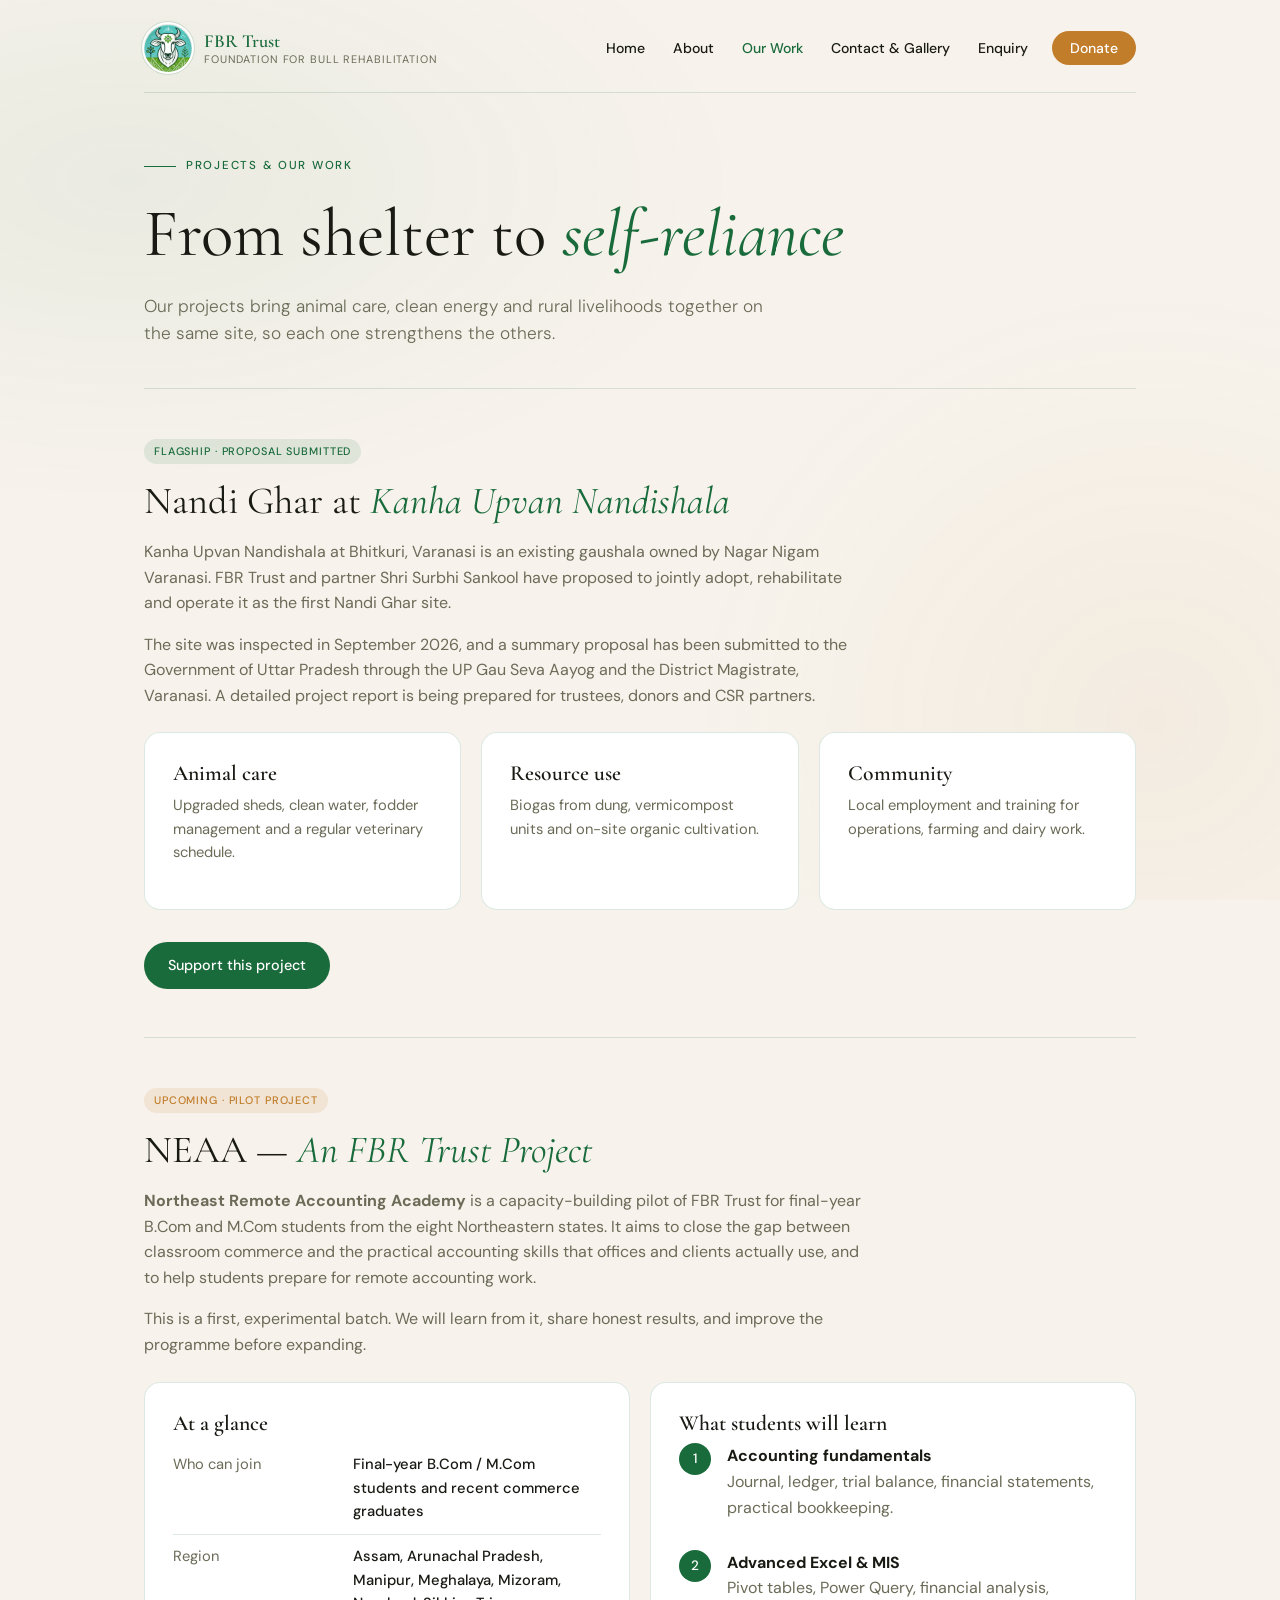
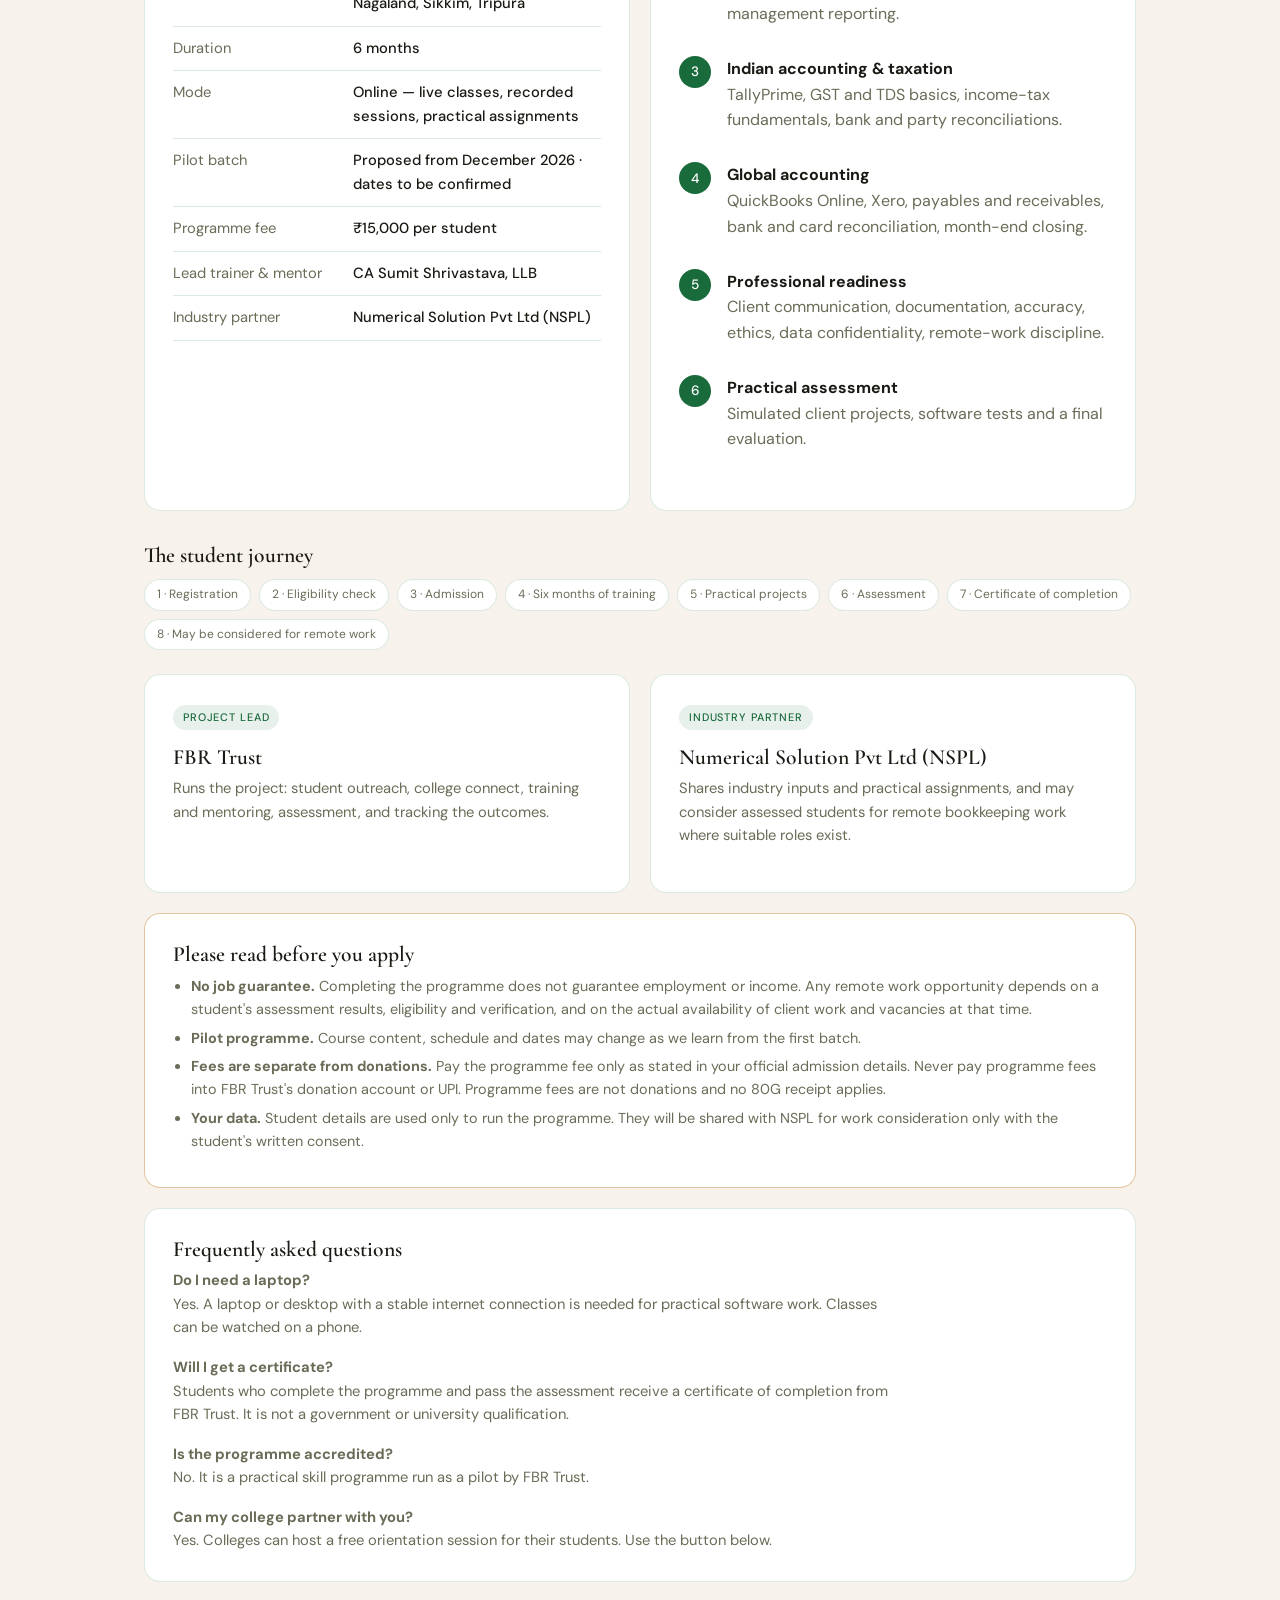
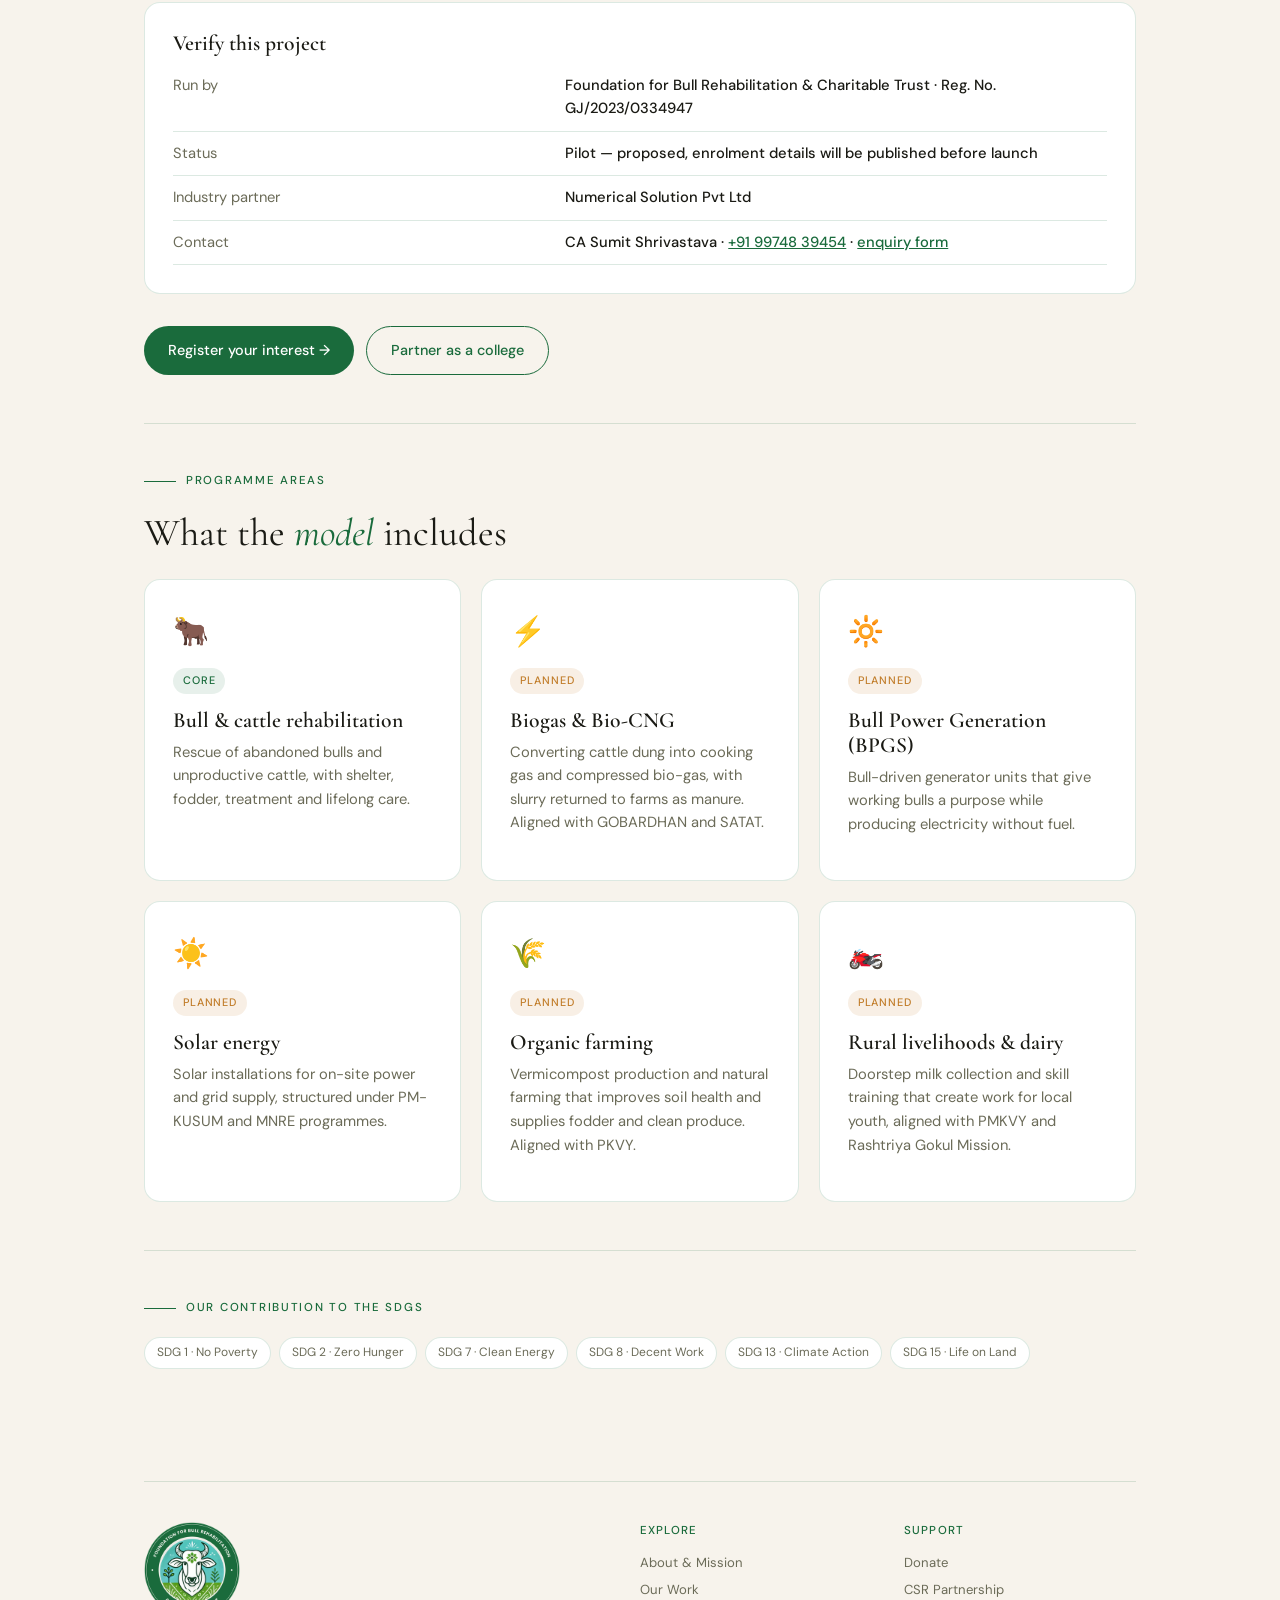
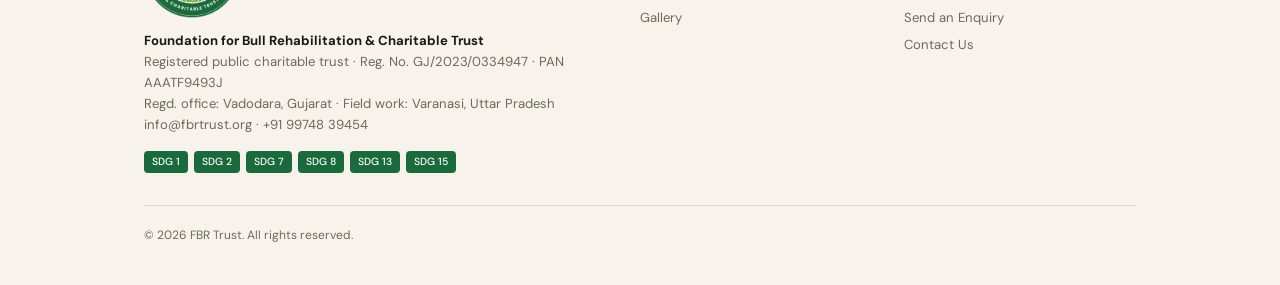
<file: projects.html>
<!DOCTYPE html>
<html lang="en">
<head>
<meta charset="UTF-8">
<meta name="viewport" content="width=device-width, initial-scale=1.0">
<title>Our Work — FBR Trust</title>
<meta name="description" content="FBR Trust projects: the Nandi Ghar model, Kanha Upvan Nandishala in Varanasi, biogas, solar, organic farming and rural livelihoods.">
<link rel="preconnect" href="https://fonts.googleapis.com">
<link href="https://fonts.googleapis.com/css2?family=Cormorant+Garamond:ital,wght@0,400;0,600;1,400&family=DM+Sans:wght@300;400;500&display=swap" rel="stylesheet">
<link rel="icon" type="image/png" href="images/favicon.png">
<link rel="apple-touch-icon" href="images/apple-touch-icon.png">
<link rel="stylesheet" href="style.css">
<script src="site.js" defer></script>
</head>
<body>
<div class="wrap">
  <div id="site-nav"></div>

  <header class="page-head fade">
    <div class="eyebrow">Projects &amp; Our Work</div>
    <h1>From shelter to <em>self-reliance</em></h1>
    <p class="lead">Our projects bring animal care, clean energy and rural livelihoods together on the same site, so each one strengthens the others.</p>
  </header>

  <section class="block fade" id="kanha-upvan">
    <span class="tag tag-live">Flagship · Proposal submitted</span>
    <h2>Nandi Ghar at <em>Kanha Upvan Nandishala</em></h2>
    <p>Kanha Upvan Nandishala at Bhitkuri, Varanasi is an existing gaushala owned by Nagar Nigam Varanasi. FBR Trust and partner Shri Surbhi Sankool have proposed to jointly adopt, rehabilitate and operate it as the first Nandi Ghar site.</p>
    <p>The site was inspected in September 2026, and a summary proposal has been submitted to the Government of Uttar Pradesh through the UP Gau Seva Aayog and the District Magistrate, Varanasi. A detailed project report is being prepared for trustees, donors and CSR partners.</p>
    <div class="grid grid-3" style="margin-top:1.5rem">
      <div class="card"><h3>Animal care</h3><p>Upgraded sheds, clean water, fodder management and a regular veterinary schedule.</p></div>
      <div class="card"><h3>Resource use</h3><p>Biogas from dung, vermicompost units and on-site organic cultivation.</p></div>
      <div class="card"><h3>Community</h3><p>Local employment and training for operations, farming and dairy work.</p></div>
    </div>
    <div class="btn-row">
      <a href="donate.html#csr" class="btn btn-green">Support this project</a>
    </div>
  </section>

  <section class="block fade" id="neaa">
    <span class="tag tag-plan">Upcoming · Pilot project</span>
    <h2>NEAA — <em>An FBR Trust Project</em></h2>
    <p><strong>Northeast Remote Accounting Academy</strong> is a capacity-building pilot of FBR Trust for final-year B.Com and M.Com students from the eight Northeastern states. It aims to close the gap between classroom commerce and the practical accounting skills that offices and clients actually use, and to help students prepare for remote accounting work.</p>
    <p>This is a first, experimental batch. We will learn from it, share honest results, and improve the programme before expanding.</p>

    <div class="grid grid-2" style="margin-top:1.5rem">
      <div class="card">
        <h3>At a glance</h3>
        <table class="details">
          <tr><th>Who can join</th><td>Final-year B.Com / M.Com students and recent commerce graduates</td></tr>
          <tr><th>Region</th><td>Assam, Arunachal Pradesh, Manipur, Meghalaya, Mizoram, Nagaland, Sikkim, Tripura</td></tr>
          <tr><th>Duration</th><td>6 months</td></tr>
          <tr><th>Mode</th><td>Online — live classes, recorded sessions, practical assignments</td></tr>
          <tr><th>Pilot batch</th><td>Proposed from December 2026 · dates to be confirmed</td></tr>
          <tr><th>Programme fee</th><td>₹15,000 per student</td></tr>
          <tr><th>Lead trainer &amp; mentor</th><td>CA Sumit Shrivastava, LLB</td></tr>
          <tr><th>Industry partner</th><td>Numerical Solution Pvt Ltd (NSPL)</td></tr>
        </table>
      </div>
      <div class="card">
        <h3>What students will learn</h3>
        <ol class="steps" style="margin-top:0.5rem">
          <li><strong>Accounting fundamentals</strong>Journal, ledger, trial balance, financial statements, practical bookkeeping.</li>
          <li><strong>Advanced Excel &amp; MIS</strong>Pivot tables, Power Query, financial analysis, management reporting.</li>
          <li><strong>Indian accounting &amp; taxation</strong>TallyPrime, GST and TDS basics, income-tax fundamentals, bank and party reconciliations.</li>
          <li><strong>Global accounting</strong>QuickBooks Online, Xero, payables and receivables, bank and card reconciliation, month-end closing.</li>
          <li><strong>Professional readiness</strong>Client communication, documentation, accuracy, ethics, data confidentiality, remote-work discipline.</li>
          <li><strong>Practical assessment</strong>Simulated client projects, software tests and a final evaluation.</li>
        </ol>
      </div>
    </div>

    <h3 style="margin-top:2rem">The student journey</h3>
    <div class="schemes" style="margin-top:0.75rem">
      <span class="scheme-tag">1 · Registration</span>
      <span class="scheme-tag">2 · Eligibility check</span>
      <span class="scheme-tag">3 · Admission</span>
      <span class="scheme-tag">4 · Six months of training</span>
      <span class="scheme-tag">5 · Practical projects</span>
      <span class="scheme-tag">6 · Assessment</span>
      <span class="scheme-tag">7 · Certificate of completion</span>
      <span class="scheme-tag">8 · May be considered for remote work</span>
    </div>

    <div class="grid grid-2" style="margin-top:1.5rem">
      <div class="card"><span class="tag tag-live">Project lead</span><h3>FBR Trust</h3><p>Runs the project: student outreach, college connect, training and mentoring, assessment, and tracking the outcomes.</p></div>
      <div class="card"><span class="tag tag-live">Industry partner</span><h3>Numerical Solution Pvt Ltd (NSPL)</h3><p>Shares industry inputs and practical assignments, and may consider assessed students for remote bookkeeping work where suitable roles exist.</p></div>
    </div>

    <div class="card" style="margin-top:1.25rem;border-color:rgba(193,125,42,0.45)">
      <h3>Please read before you apply</h3>
      <ul>
        <li><strong>No job guarantee.</strong> Completing the programme does not guarantee employment or income. Any remote work opportunity depends on a student's assessment results, eligibility and verification, and on the actual availability of client work and vacancies at that time.</li>
        <li><strong>Pilot programme.</strong> Course content, schedule and dates may change as we learn from the first batch.</li>
        <li><strong>Fees are separate from donations.</strong> Pay the programme fee only as stated in your official admission details. Never pay programme fees into FBR Trust's donation account or UPI. Programme fees are not donations and no 80G receipt applies.</li>
        <li><strong>Your data.</strong> Student details are used only to run the programme. They will be shared with NSPL for work consideration only with the student's written consent.</li>
      </ul>
    </div>

    <div class="card" style="margin-top:1.25rem">
      <h3>Frequently asked questions</h3>
      <p><strong>Do I need a laptop?</strong><br>Yes. A laptop or desktop with a stable internet connection is needed for practical software work. Classes can be watched on a phone.</p>
      <p><strong>Will I get a certificate?</strong><br>Students who complete the programme and pass the assessment receive a certificate of completion from FBR Trust. It is not a government or university qualification.</p>
      <p><strong>Is the programme accredited?</strong><br>No. It is a practical skill programme run as a pilot by FBR Trust.</p>
      <p style="margin-bottom:0"><strong>Can my college partner with you?</strong><br>Yes. Colleges can host a free orientation session for their students. Use the button below.</p>
    </div>

    <div class="card" style="margin-top:1.25rem">
      <h3>Verify this project</h3>
      <table class="details">
        <tr><th>Run by</th><td>Foundation for Bull Rehabilitation &amp; Charitable Trust · Reg. No. GJ/2023/0334947</td></tr>
        <tr><th>Status</th><td>Pilot — proposed, enrolment details will be published before launch</td></tr>
        <tr><th>Industry partner</th><td>Numerical Solution Pvt Ltd</td></tr>
        <tr><th>Contact</th><td>CA Sumit Shrivastava · <a href="tel:+919974839454">+91 99748 39454</a> · <a href="enquiry.html?topic=verify">enquiry form</a></td></tr>
      </table>
    </div>
    <div class="btn-row">
      <a href="enquiry.html?topic=neaa-student" class="btn btn-green">Register your interest →</a>
      <a href="enquiry.html?topic=neaa-college" class="btn btn-outline">Partner as a college</a>
    </div>
  </section>

  <section class="block fade">
    <div class="eyebrow">Programme areas</div>
    <h2>What the <em>model</em> includes</h2>
    <div class="grid grid-2" style="margin-top:1.5rem">
      <div class="card">
        <span class="icon">🐂</span>
        <span class="tag tag-live">Core</span>
        <h3>Bull &amp; cattle rehabilitation</h3>
        <p>Rescue of abandoned bulls and unproductive cattle, with shelter, fodder, treatment and lifelong care.</p>
      </div>
      <div class="card">
        <span class="icon">⚡</span>
        <span class="tag tag-plan">Planned</span>
        <h3>Biogas &amp; Bio-CNG</h3>
        <p>Converting cattle dung into cooking gas and compressed bio-gas, with slurry returned to farms as manure. Aligned with GOBARDHAN and SATAT.</p>
      </div>
      <div class="card">
        <span class="icon">🔆</span>
        <span class="tag tag-plan">Planned</span>
        <h3>Bull Power Generation (BPGS)</h3>
        <p>Bull-driven generator units that give working bulls a purpose while producing electricity without fuel.</p>
      </div>
      <div class="card">
        <span class="icon">☀️</span>
        <span class="tag tag-plan">Planned</span>
        <h3>Solar energy</h3>
        <p>Solar installations for on-site power and grid supply, structured under PM-KUSUM and MNRE programmes.</p>
      </div>
      <div class="card">
        <span class="icon">🌾</span>
        <span class="tag tag-plan">Planned</span>
        <h3>Organic farming</h3>
        <p>Vermicompost production and natural farming that improves soil health and supplies fodder and clean produce. Aligned with PKVY.</p>
      </div>
      <div class="card">
        <span class="icon">🏍️</span>
        <span class="tag tag-plan">Planned</span>
        <h3>Rural livelihoods &amp; dairy</h3>
        <p>Doorstep milk collection and skill training that create work for local youth, aligned with PMKVY and Rashtriya Gokul Mission.</p>
      </div>
    </div>
  </section>

  <section class="block fade">
    <div class="eyebrow">Our contribution to the SDGs</div>
    <div class="schemes">
      <span class="scheme-tag">SDG 1 · No Poverty</span>
      <span class="scheme-tag">SDG 2 · Zero Hunger</span>
      <span class="scheme-tag">SDG 7 · Clean Energy</span>
      <span class="scheme-tag">SDG 8 · Decent Work</span>
      <span class="scheme-tag">SDG 13 · Climate Action</span>
      <span class="scheme-tag">SDG 15 · Life on Land</span>
    </div>
  </section>

  <div id="site-footer"></div>
</div>
</body>
</html>
</file>
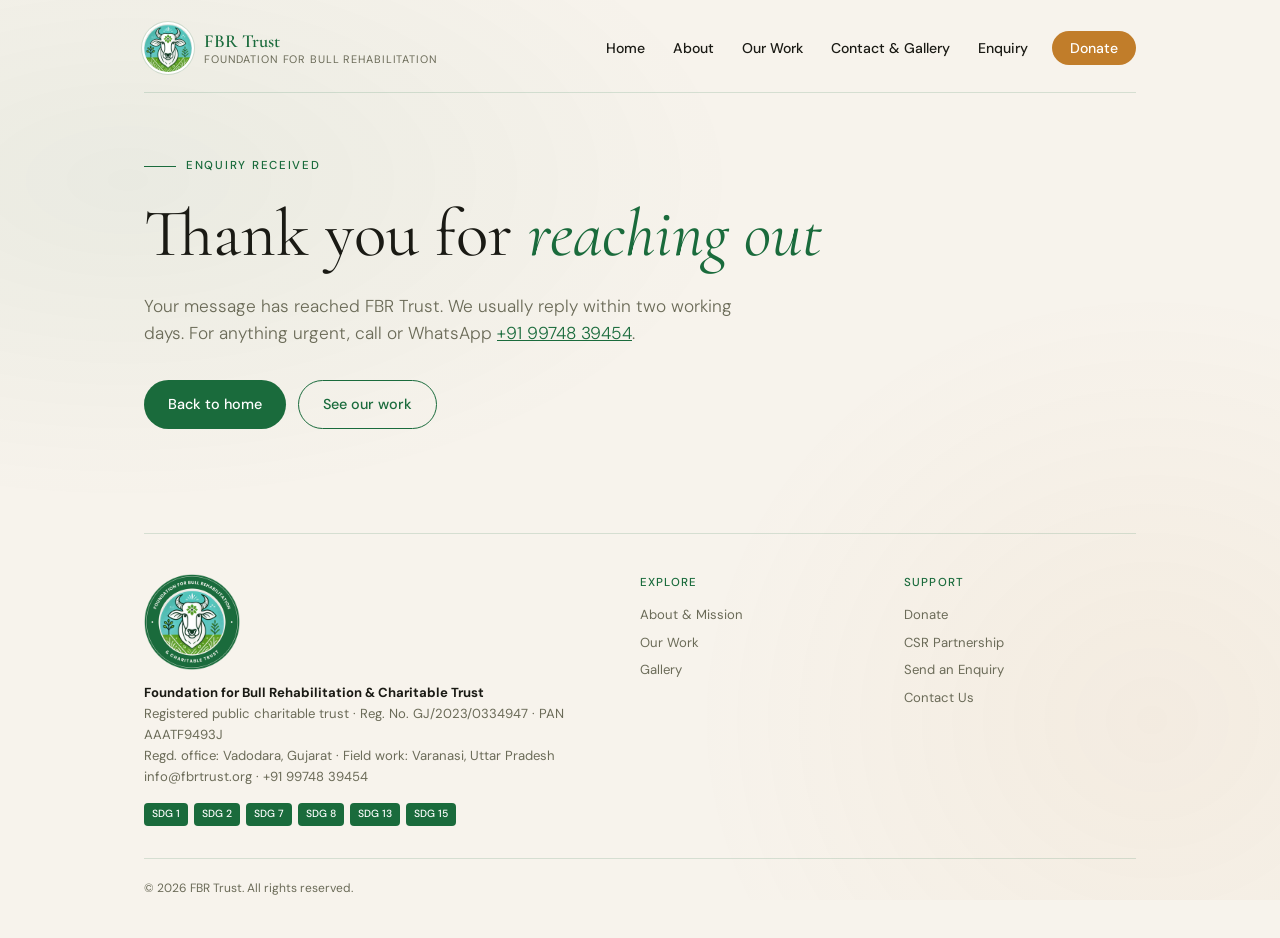
<file: thanks.html>
<!DOCTYPE html>
<html lang="en">
<head>
<meta charset="UTF-8">
<meta name="viewport" content="width=device-width, initial-scale=1.0">
<title>Thank You — FBR Trust</title>
<meta name="robots" content="noindex">
<link rel="preconnect" href="https://fonts.googleapis.com">
<link href="https://fonts.googleapis.com/css2?family=Cormorant+Garamond:ital,wght@0,400;0,600;1,400&family=DM+Sans:wght@300;400;500&display=swap" rel="stylesheet">
<link rel="icon" type="image/png" href="images/favicon.png">
<link rel="apple-touch-icon" href="images/apple-touch-icon.png">
<link rel="stylesheet" href="style.css">
<script src="site.js" defer></script>
</head>
<body>
<div class="wrap">
  <div id="site-nav"></div>
  <header class="page-head fade">
    <div class="eyebrow">Enquiry received</div>
    <h1>Thank you for <em>reaching out</em></h1>
    <p class="lead">Your message has reached FBR Trust. We usually reply within two working days. For anything urgent, call or WhatsApp <a href="tel:+919974839454">+91 99748 39454</a>.</p>
    <div class="btn-row">
      <a href="index.html" class="btn btn-green">Back to home</a>
      <a href="projects.html" class="btn btn-outline">See our work</a>
    </div>
  </header>
  <div id="site-footer"></div>
</div>
</body>
</html>
</file>
<file: style.css>
/* FBR Trust — shared stylesheet for all pages */
*, *::before, *::after { box-sizing: border-box; margin: 0; padding: 0; }

:root {
  --green:  #1A6B3C;
  --green2: #2d8a55;
  --amber:  #C17D2A;
  --cream:  #F7F3EC;
  --dark:   #1a1a14;
  --muted:  #6b6b58;
  --border: rgba(26,107,60,0.15);
  --white:  #ffffff;
}

html { scroll-behavior: smooth; }

body {
  font-family: 'DM Sans', sans-serif;
  background: var(--cream);
  color: var(--dark);
  min-height: 100vh;
  overflow-x: hidden;
  line-height: 1.6;
}

body::before {
  content: '';
  position: fixed; inset: 0;
  background-image:
    radial-gradient(ellipse 80% 60% at 10% 20%, rgba(26,107,60,0.06) 0%, transparent 60%),
    radial-gradient(ellipse 60% 80% at 90% 80%, rgba(193,125,42,0.06) 0%, transparent 60%);
  pointer-events: none;
  z-index: 0;
}

.wrap {
  position: relative; z-index: 1;
  max-width: 1040px;
  margin: 0 auto;
  padding: 0 1.5rem;
}

a { color: var(--green); }

/* ── NAV ── */
.site-nav {
  padding: 1.5rem 0 1.25rem;
  display: flex;
  align-items: center;
  justify-content: space-between;
  border-bottom: 1px solid var(--border);
  gap: 1rem;
}
.logo { display: flex; align-items: center; gap: 12px; text-decoration: none; }
.logo-icon {
  width: 42px; height: 42px;
  background: var(--green);
  border-radius: 10px;
  display: flex; align-items: center; justify-content: center;
  flex-shrink: 0;
}
.logo-icon svg { width: 24px; height: 24px; }
.logo-img { width: 48px; height: 48px; flex-shrink: 0; border-radius: 50%; box-shadow: 0 0 0 2px var(--white), 0 0 0 3px var(--border); }
.logo-text {
  font-family: 'Cormorant Garamond', serif;
  font-size: 1.15rem; font-weight: 600; line-height: 1.2;
  color: var(--green);
}
.logo-text span {
  display: block;
  font-family: 'DM Sans', sans-serif;
  font-size: 0.68rem; font-weight: 400;
  color: var(--muted);
  letter-spacing: 0.08em; text-transform: uppercase;
}

.nav-links { display: flex; align-items: center; gap: 0.25rem; list-style: none; }
.nav-links a {
  text-decoration: none;
  color: var(--dark);
  font-size: 0.88rem; font-weight: 500;
  padding: 8px 12px;
  border-radius: 8px;
  transition: background 0.2s, color 0.2s;
}
.nav-links a:hover { background: rgba(26,107,60,0.07); color: var(--green); }
.nav-links a.active { color: var(--green); }
.nav-links a.nav-donate {
  background: var(--amber); color: var(--white);
  padding: 8px 18px; border-radius: 100px; margin-left: 0.5rem;
}
.nav-links a.nav-donate:hover { background: #a86a20; color: var(--white); }

.nav-toggle {
  display: none;
  background: none; border: 1px solid var(--border);
  border-radius: 8px; padding: 8px 10px; cursor: pointer;
  color: var(--green);
}
.nav-toggle svg { width: 22px; height: 22px; display: block; }

@media (max-width: 820px) {
  .nav-toggle { display: block; }
  .site-nav { flex-wrap: wrap; }
  .logo { flex: 1; min-width: 0; }
  .logo-text span { font-size: 0.6rem; letter-spacing: 0.04em; }
  .nav-links {
    display: none;
    width: 100%;
    flex-direction: column; align-items: stretch;
    padding-top: 0.75rem;
  }
  .nav-links.open { display: flex; }
  .nav-links a { display: block; padding: 12px; }
  .nav-links a.nav-donate { margin: 0.5rem 0 0; text-align: center; }
}

/* ── PAGE HEADER ── */
.page-head { padding: 4rem 0 2.5rem; }
.eyebrow {
  font-size: 0.72rem; font-weight: 500;
  letter-spacing: 0.15em; text-transform: uppercase;
  color: var(--green);
  margin-bottom: 1.25rem;
  display: flex; align-items: center; gap: 10px;
}
.eyebrow::before { content: ''; display: block; width: 32px; height: 1px; background: var(--green); }

h1, h2, h3 { font-family: 'Cormorant Garamond', serif; font-weight: 400; line-height: 1.15; }
h1 { font-size: clamp(2.4rem, 6vw, 4.2rem); margin-bottom: 1.25rem; max-width: 780px; }
h1 em, h2 em { font-style: italic; color: var(--green); }
h2 { font-size: clamp(1.8rem, 4vw, 2.4rem); margin-bottom: 1rem; }
h3 { font-size: 1.35rem; font-weight: 600; margin-bottom: 0.5rem; }

.lead { font-size: 1.08rem; font-weight: 300; color: var(--muted); max-width: 620px; }

section.block { padding: 3rem 0; border-top: 1px solid var(--border); }
section.block p { color: var(--muted); margin-bottom: 1rem; max-width: 720px; }

/* ── BUTTONS ── */
.btn {
  display: inline-flex; align-items: center; gap: 8px;
  font-family: 'DM Sans', sans-serif;
  font-size: 0.9rem; font-weight: 500;
  padding: 12px 24px; border-radius: 100px;
  text-decoration: none; border: none; cursor: pointer;
  transition: background 0.2s, transform 0.1s;
}
.btn:active { transform: scale(0.98); }
.btn-green { background: var(--green); color: var(--white); }
.btn-green:hover { background: var(--green2); }
.btn-amber { background: var(--amber); color: var(--white); }
.btn-amber:hover { background: #a86a20; }
.btn-outline { background: transparent; color: var(--green); border: 1px solid var(--green); }
.btn-outline:hover { background: rgba(26,107,60,0.06); }
.btn-row { display: flex; gap: 0.75rem; flex-wrap: wrap; margin-top: 2rem; }

/* ── CARDS & GRIDS ── */
.grid { display: grid; gap: 1.25rem; }
.grid-2 { grid-template-columns: repeat(auto-fit, minmax(280px, 1fr)); }
.grid-3 { grid-template-columns: repeat(auto-fit, minmax(240px, 1fr)); }

.card {
  background: var(--white);
  border: 1px solid var(--border);
  border-radius: 16px;
  padding: 1.75rem;
}
.card p { color: var(--muted); font-size: 0.92rem; margin-bottom: 0.75rem; }
.card .icon { font-size: 1.8rem; display: block; margin-bottom: 0.75rem; }
.card ul { padding-left: 1.1rem; color: var(--muted); font-size: 0.9rem; }
.card li { margin-bottom: 0.35rem; }

.tag {
  display: inline-block;
  font-size: 0.68rem; font-weight: 500;
  letter-spacing: 0.08em; text-transform: uppercase;
  padding: 4px 10px; border-radius: 100px;
  margin-bottom: 0.9rem;
}
.tag-live { background: rgba(26,107,60,0.1); color: var(--green); }
.tag-plan { background: rgba(193,125,42,0.12); color: var(--amber); }

/* pillars (home) */
.pillars {
  display: grid;
  grid-template-columns: repeat(3, 1fr);
  gap: 1px;
  background: var(--border);
  border: 1px solid var(--border);
  border-radius: 16px;
  overflow: hidden;
}
.pillar { background: var(--cream); padding: 1.5rem; }
@media (max-width: 760px) { .pillars { grid-template-columns: repeat(2, 1fr); } }
@media (max-width: 480px) { .pillars { grid-template-columns: 1fr; } }
.pillar-icon { font-size: 1.6rem; margin-bottom: 0.6rem; display: block; }
.pillar-title { font-family: 'Cormorant Garamond', serif; font-size: 1.1rem; font-weight: 600; color: var(--green); margin-bottom: 0.3rem; }
.pillar-desc { font-size: 0.82rem; color: var(--muted); line-height: 1.5; }

/* stats */
.stats { display: grid; grid-template-columns: repeat(4, 1fr); gap: 2rem; }
@media (max-width: 640px) { .stats { grid-template-columns: repeat(2, 1fr); gap: 1.5rem; } }
.stat-val { font-family: 'Cormorant Garamond', serif; font-size: 2.2rem; font-weight: 600; color: var(--green); line-height: 1; margin-bottom: 0.3rem; }
.stat-label { font-size: 0.78rem; color: var(--muted); line-height: 1.4; }
.note { font-size: 0.75rem; color: var(--muted); margin-top: 1rem; font-style: italic; }

/* callout band */
.band {
  background: var(--green);
  color: var(--white);
  border-radius: 20px;
  padding: 2.5rem;
  margin: 3rem 0;
}
.band h2 { color: var(--white); }
.band .eyebrow { color: #bfe8cf; }
.band .eyebrow::before { background: #bfe8cf; }
.band p { color: rgba(255,255,255,0.85); max-width: 640px; }
.band .btn-outline { color: var(--white); border-color: rgba(255,255,255,0.6); }
.band .btn-outline:hover { background: rgba(255,255,255,0.1); }

/* details table (donate) */
.details { width: 100%; border-collapse: collapse; font-size: 0.92rem; }
.details th, .details td { text-align: left; padding: 10px 0; border-bottom: 1px solid var(--border); vertical-align: top; }
.details th { color: var(--muted); font-weight: 400; width: 42%; padding-right: 1rem; }
.details td { font-weight: 500; word-break: break-word; }

.placeholder {
  background: rgba(193,125,42,0.12);
  color: #8a5a1c;
  border-radius: 4px;
  padding: 1px 6px;
  font-weight: 500;
}

/* forms */
.form { display: flex; flex-direction: column; gap: 0.75rem; }
.form label { font-size: 0.8rem; font-weight: 500; color: var(--dark); }
.form input, .form select, .form textarea {
  width: 100%;
  border: 1px solid var(--border);
  border-radius: 8px;
  padding: 11px 14px;
  font-family: 'DM Sans', sans-serif;
  font-size: 0.9rem;
  background: var(--cream);
  color: var(--dark);
  outline: none;
}
.form input:focus, .form select:focus, .form textarea:focus { border-color: var(--green); }
.form textarea { min-height: 120px; resize: vertical; }

/* contact list */
.contact-item { display: flex; align-items: flex-start; gap: 12px; margin-bottom: 1rem; font-size: 0.92rem; }
.contact-item svg { width: 18px; height: 18px; color: var(--green); flex-shrink: 0; margin-top: 3px; }
.contact-item small { display: block; color: var(--muted); font-size: 0.78rem; }

/* gallery */
.gallery { display: grid; grid-template-columns: repeat(auto-fill, minmax(220px, 1fr)); gap: 1rem; }
.gallery figure {
  background: var(--white);
  border: 1px solid var(--border);
  border-radius: 14px;
  overflow: hidden;
}
.gallery img { width: 100%; aspect-ratio: 4 / 3; object-fit: cover; display: block; background: rgba(26,107,60,0.06); }
.gallery figcaption { font-size: 0.8rem; color: var(--muted); padding: 0.75rem 1rem; }
.gallery .empty {
  aspect-ratio: 4 / 3;
  display: flex; align-items: center; justify-content: center;
  background: rgba(26,107,60,0.06);
  color: var(--green); font-size: 2rem;
}

.map-frame { width: 100%; height: 320px; border: 0; border-radius: 16px; }

/* timeline (about) */
.steps { list-style: none; counter-reset: step; }
.steps li {
  counter-increment: step;
  position: relative;
  padding: 0 0 1.5rem 3rem;
  color: var(--muted);
}
.steps li::before {
  content: counter(step);
  position: absolute; left: 0; top: 0;
  width: 2rem; height: 2rem;
  border-radius: 50%;
  background: var(--green); color: var(--white);
  font-size: 0.85rem; font-weight: 500;
  display: flex; align-items: center; justify-content: center;
}
.steps strong { color: var(--dark); display: block; }

/* schemes strip */
.schemes { display: flex; flex-wrap: wrap; gap: 0.5rem; }
.scheme-tag {
  font-size: 0.75rem; color: var(--muted);
  background: var(--white);
  border: 1px solid var(--border);
  border-radius: 100px;
  padding: 5px 12px;
}

/* ── FOOTER ── */
.site-footer {
  border-top: 1px solid var(--border);
  margin-top: 4rem;
  padding: 2.5rem 0;
  display: grid;
  grid-template-columns: 2fr 1fr 1fr;
  gap: 2rem;
  font-size: 0.82rem;
  color: var(--muted);
}
.site-footer strong { color: var(--dark); }
.site-footer h4 { font-size: 0.72rem; letter-spacing: 0.1em; text-transform: uppercase; color: var(--green); margin-bottom: 0.75rem; font-weight: 500; }
.site-footer ul { list-style: none; }
.site-footer li { margin-bottom: 0.4rem; }
.site-footer a { color: var(--muted); text-decoration: none; }
.site-footer a:hover { color: var(--green); }
.sdgs { display: flex; gap: 6px; flex-wrap: wrap; margin-top: 1rem; }
.sdg { font-size: 0.65rem; font-weight: 500; background: var(--green); color: var(--white); border-radius: 4px; padding: 3px 8px; }
.copyright { grid-column: 1 / -1; font-size: 0.75rem; border-top: 1px solid var(--border); padding-top: 1.25rem; }
@media (max-width: 720px) { .site-footer { grid-template-columns: 1fr; } }

/* animation */
.fade { animation: fadeUp 0.8s ease both; }
@keyframes fadeUp { from { opacity: 0; transform: translateY(16px); } to { opacity: 1; transform: translateY(0); } }
@media (prefers-reduced-motion: reduce) { .fade { animation: none; } html { scroll-behavior: auto; } }

/* UPI block */
.upi-wrap { display: flex; gap: 1.5rem; align-items: center; flex-wrap: wrap; }
.upi-qr { width: 190px; height: 190px; border-radius: 12px; border: 1px solid var(--border); background: #fff; padding: 6px; }
.upi-mobile { display: none; }
@media (hover: none) and (pointer: coarse) { .upi-mobile { display: inline-flex; } }
</file>
